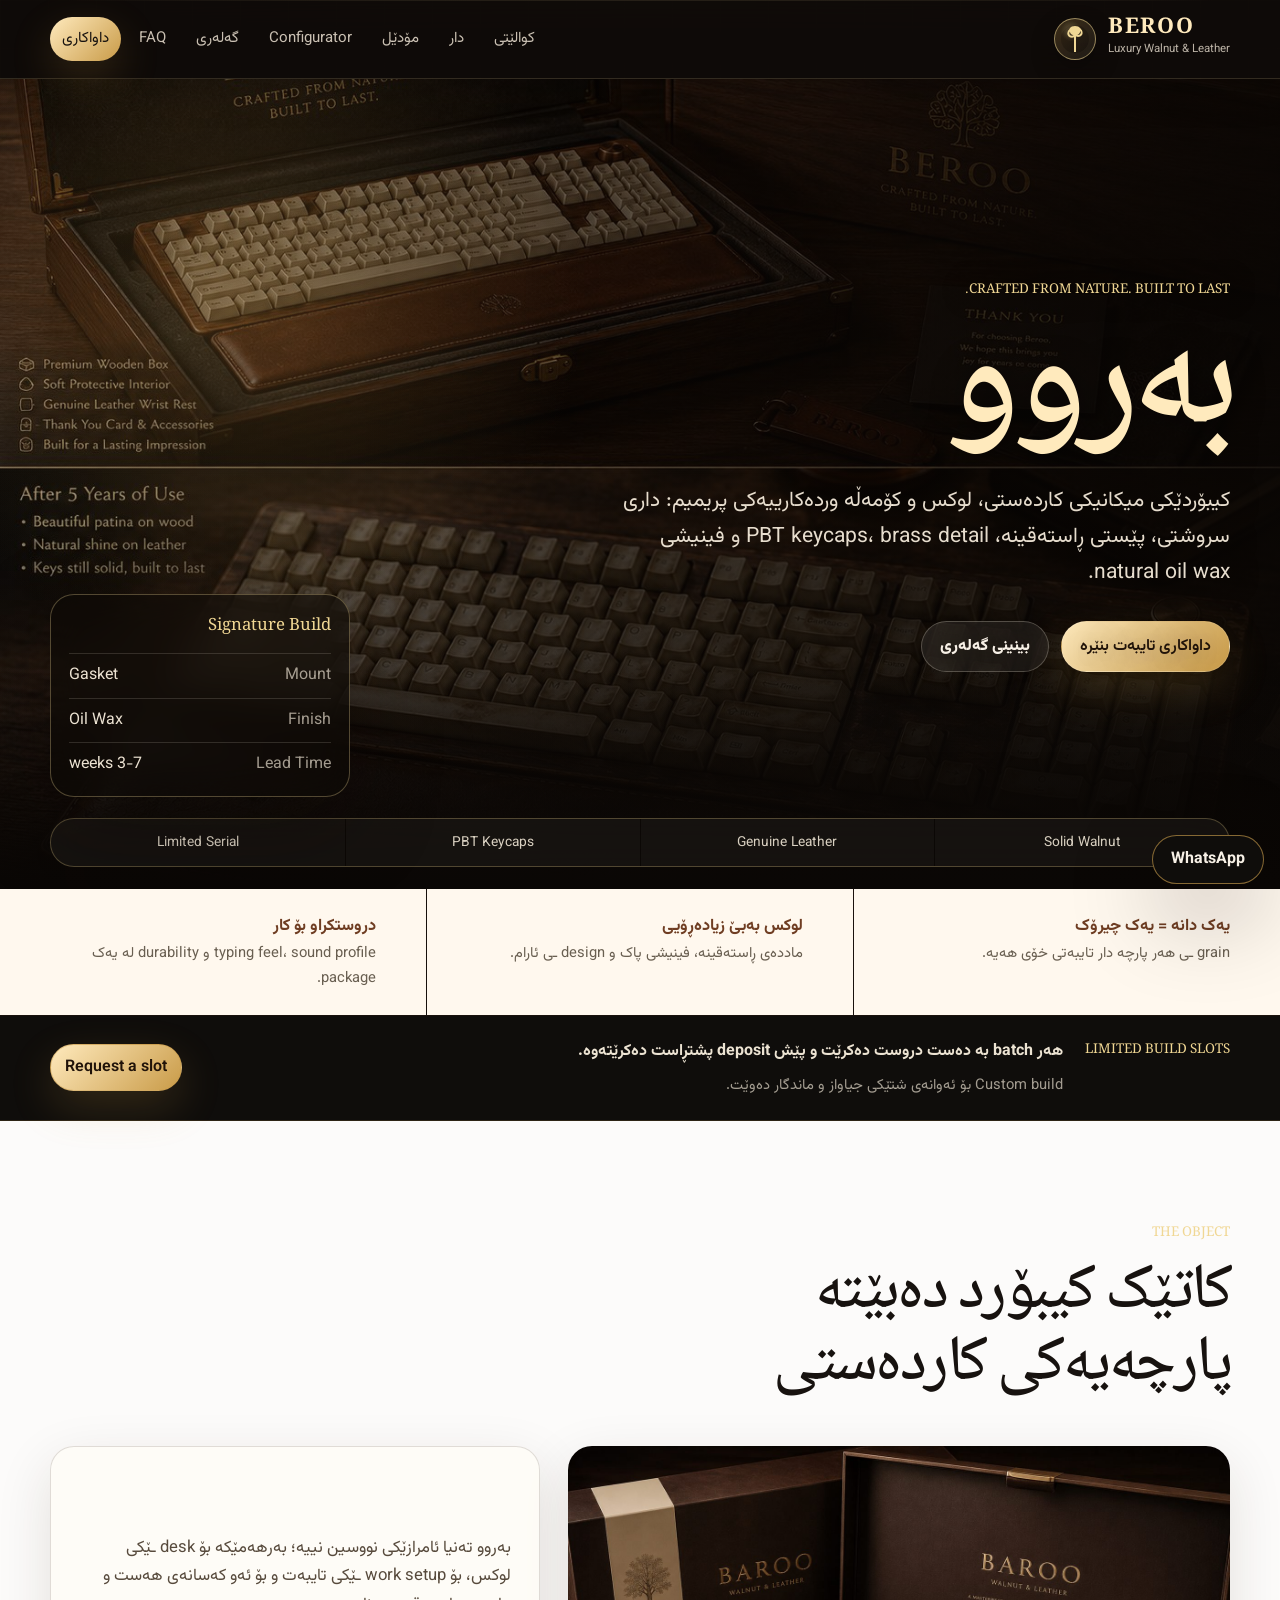
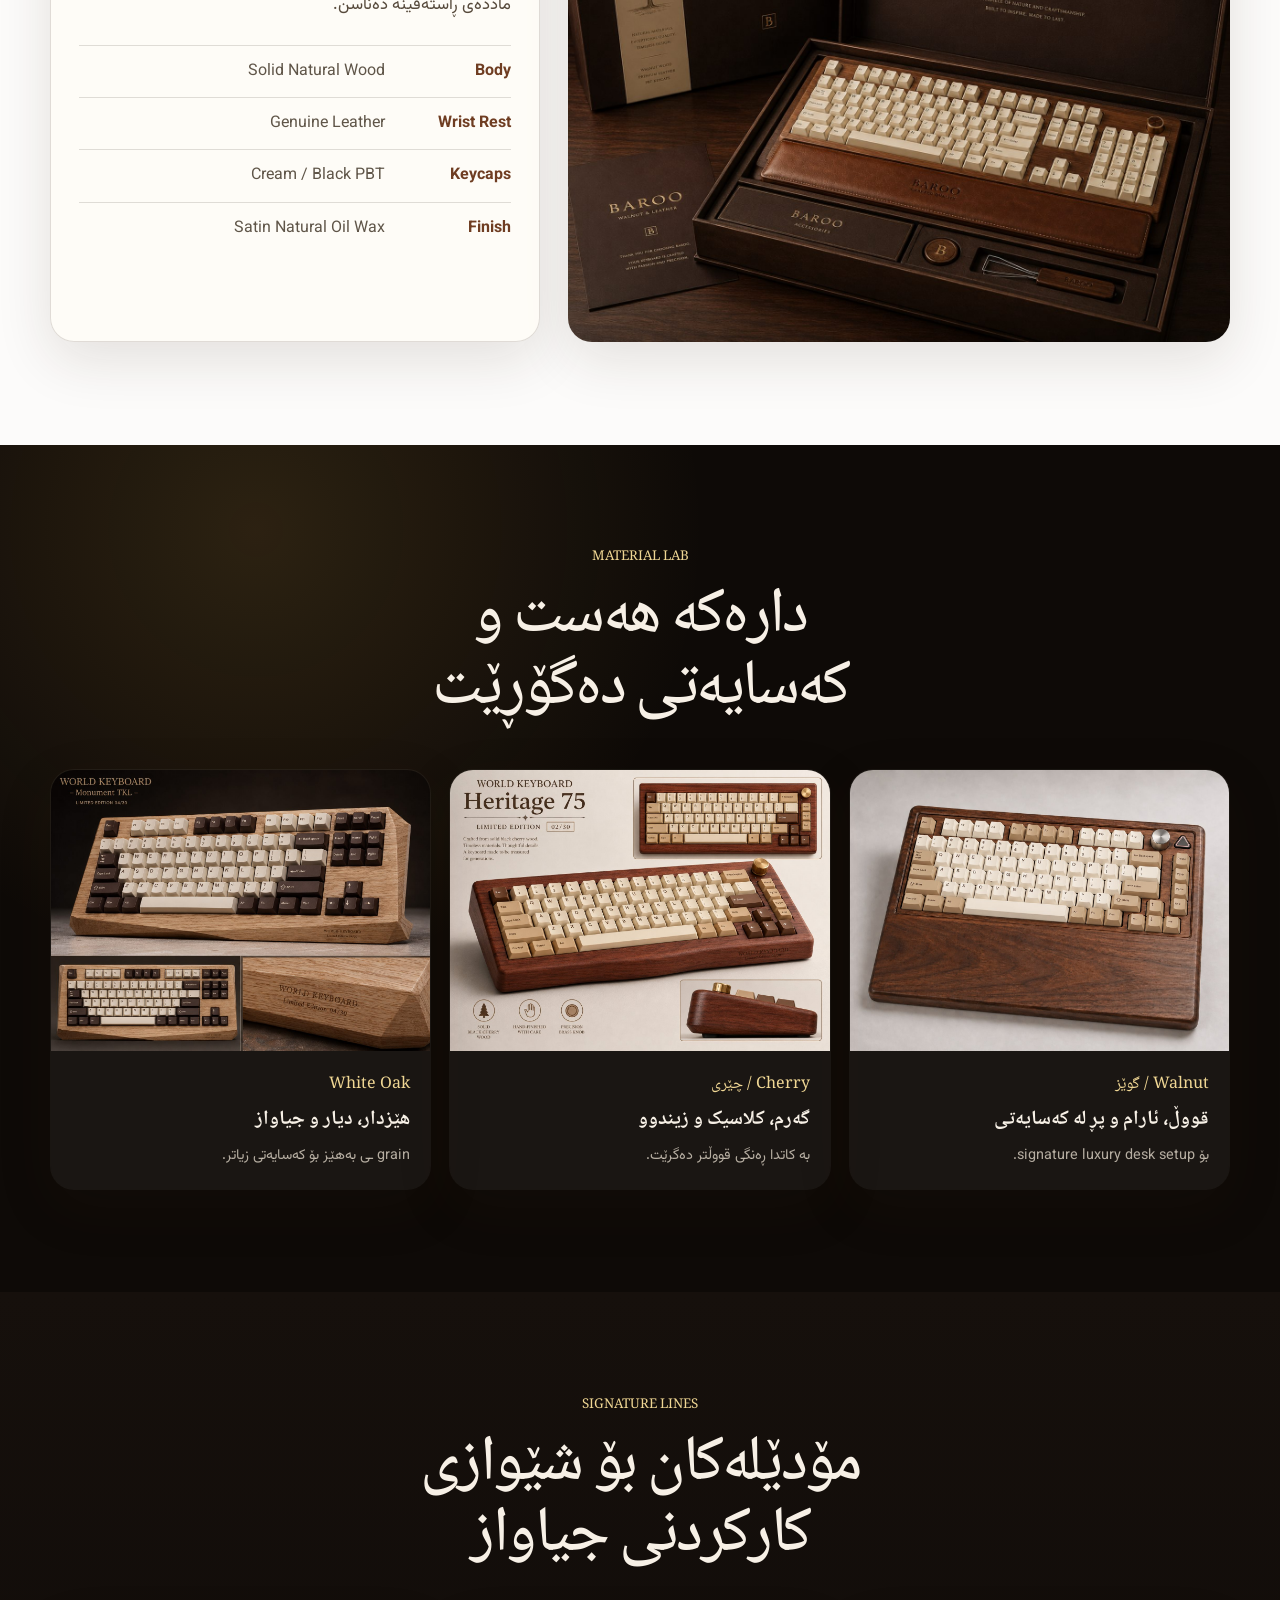
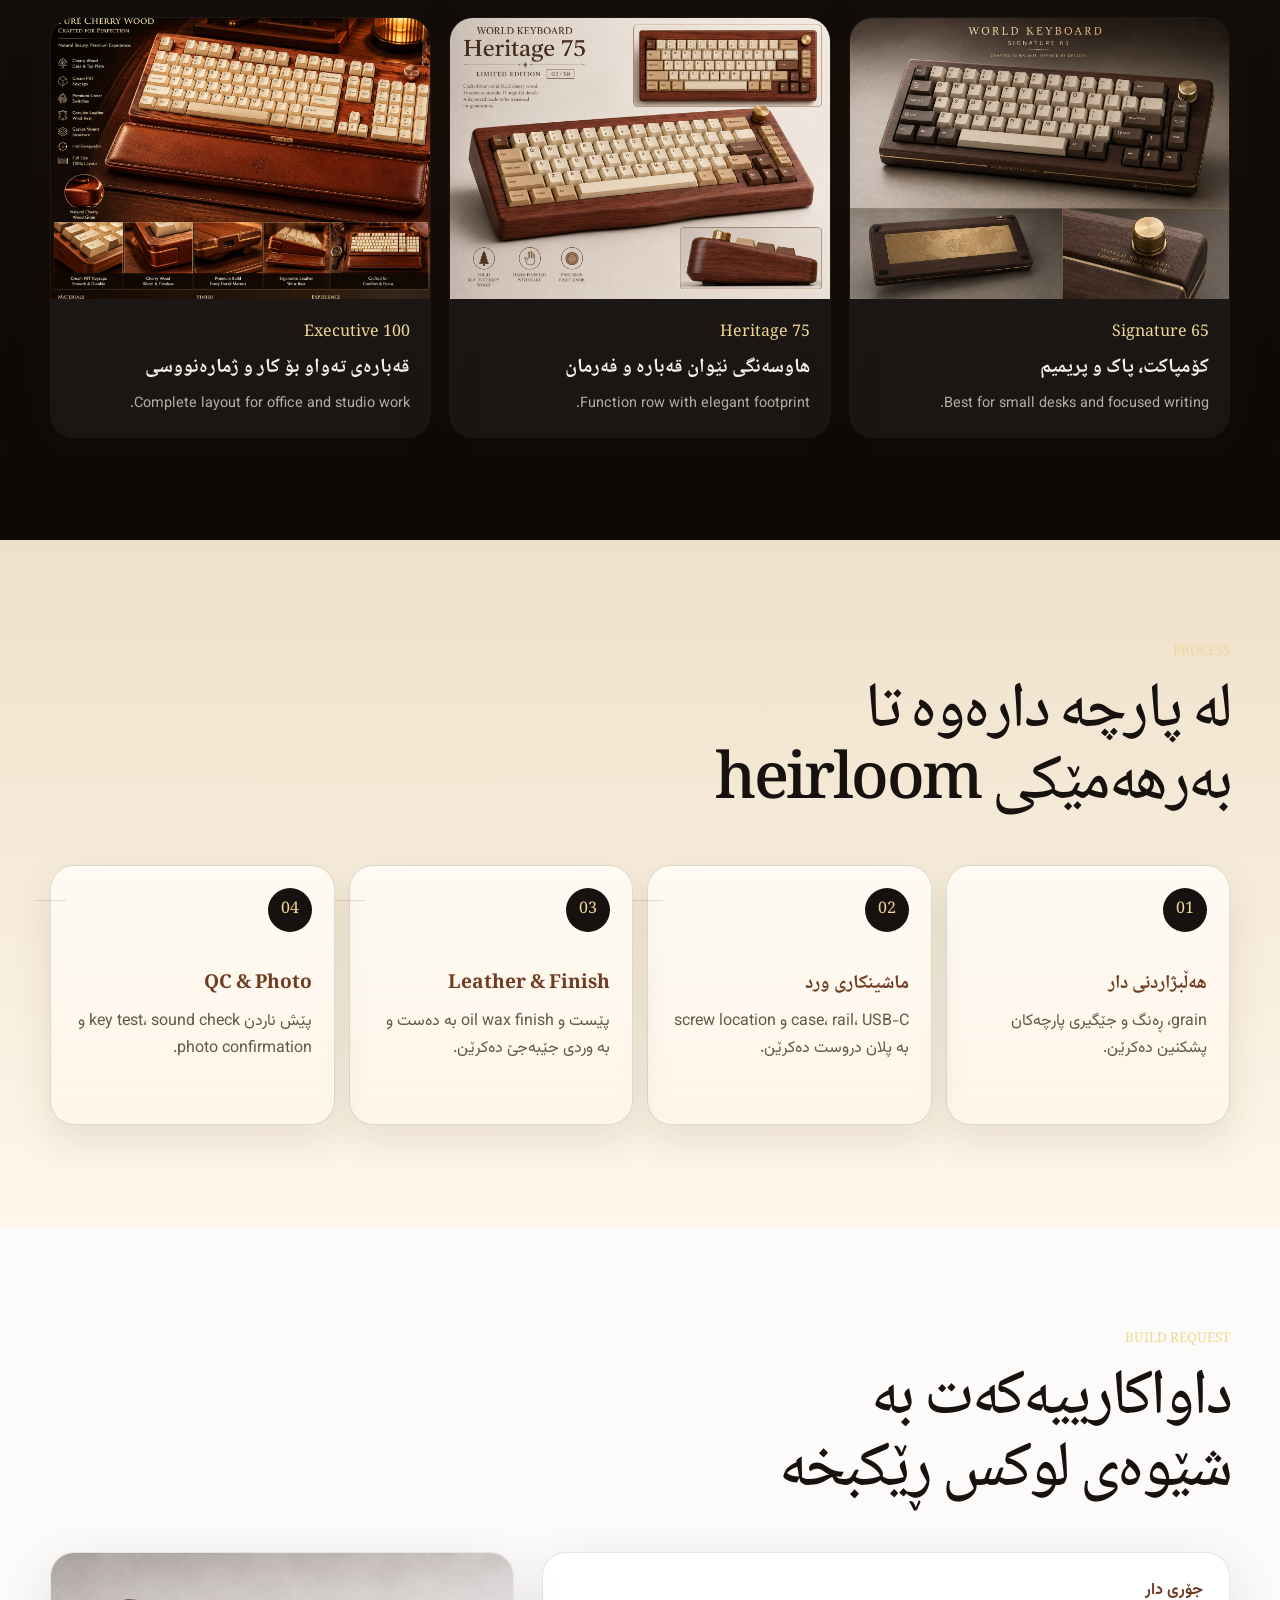
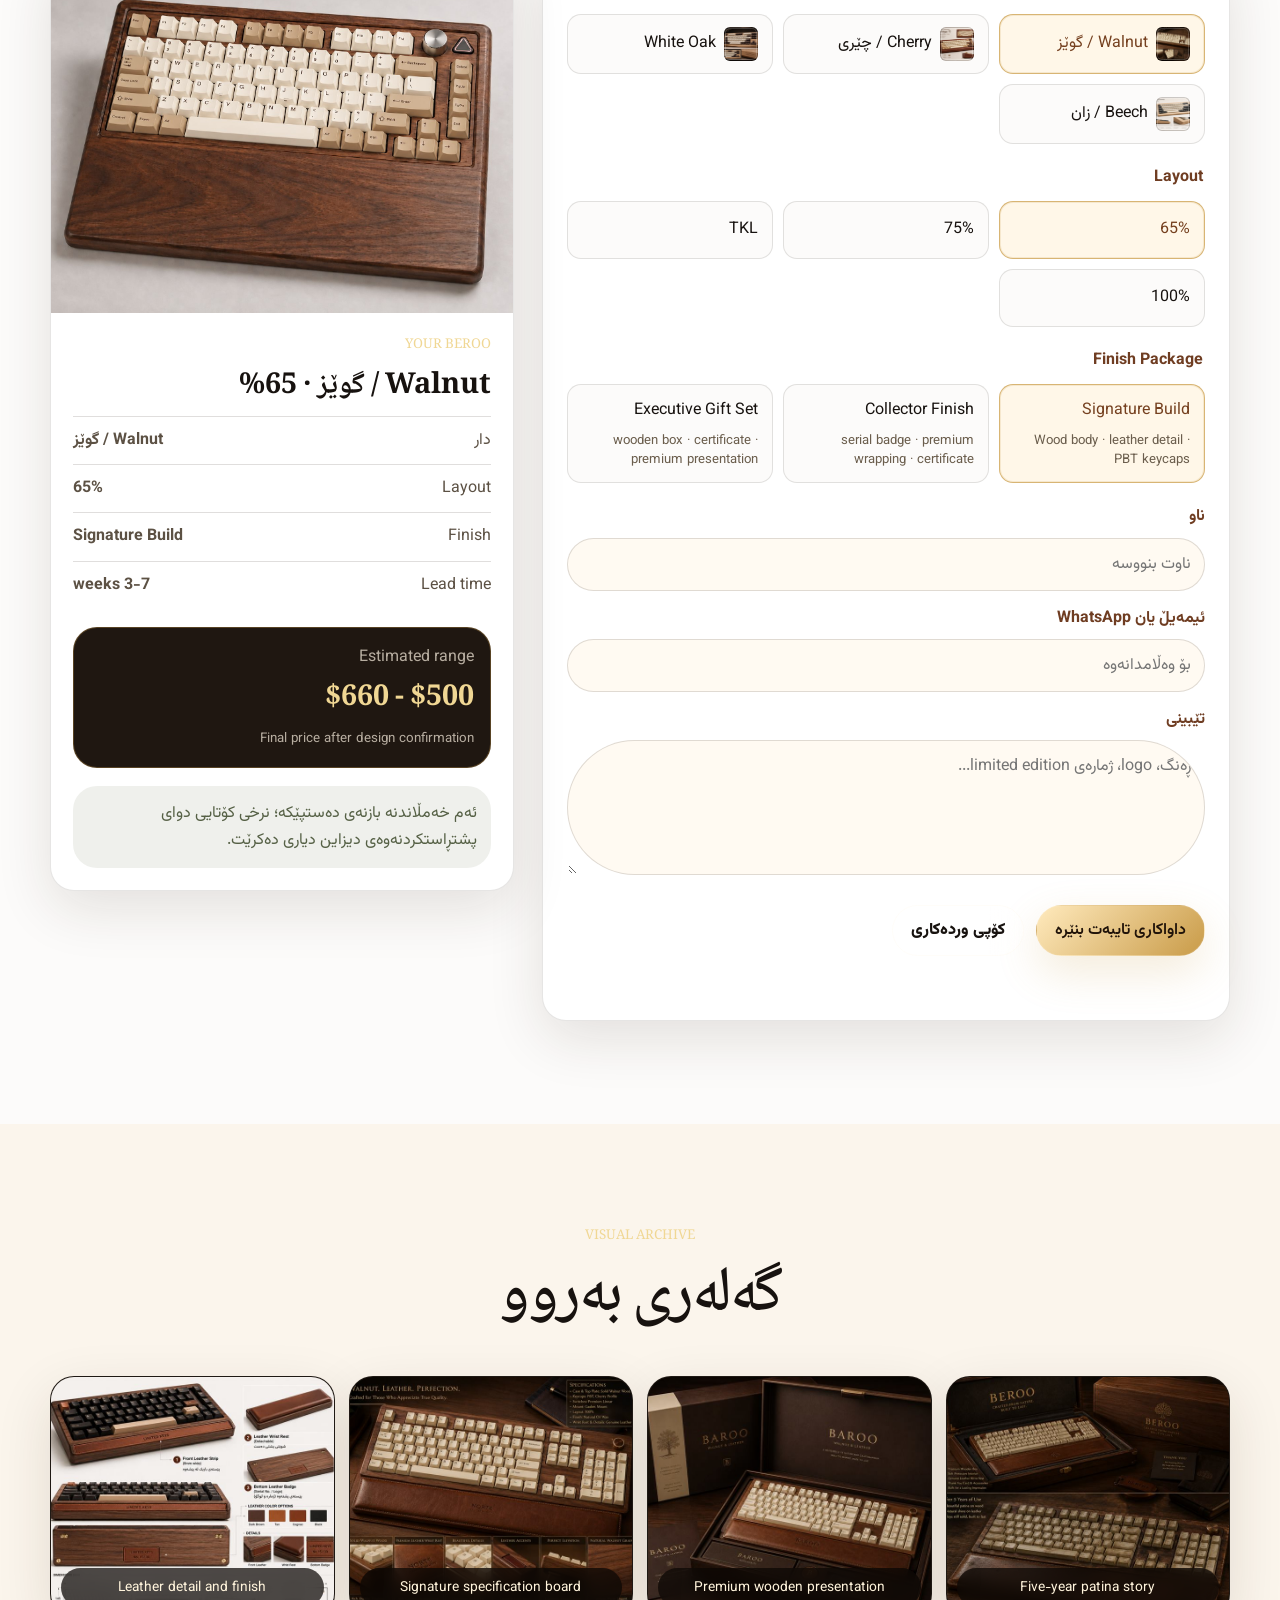
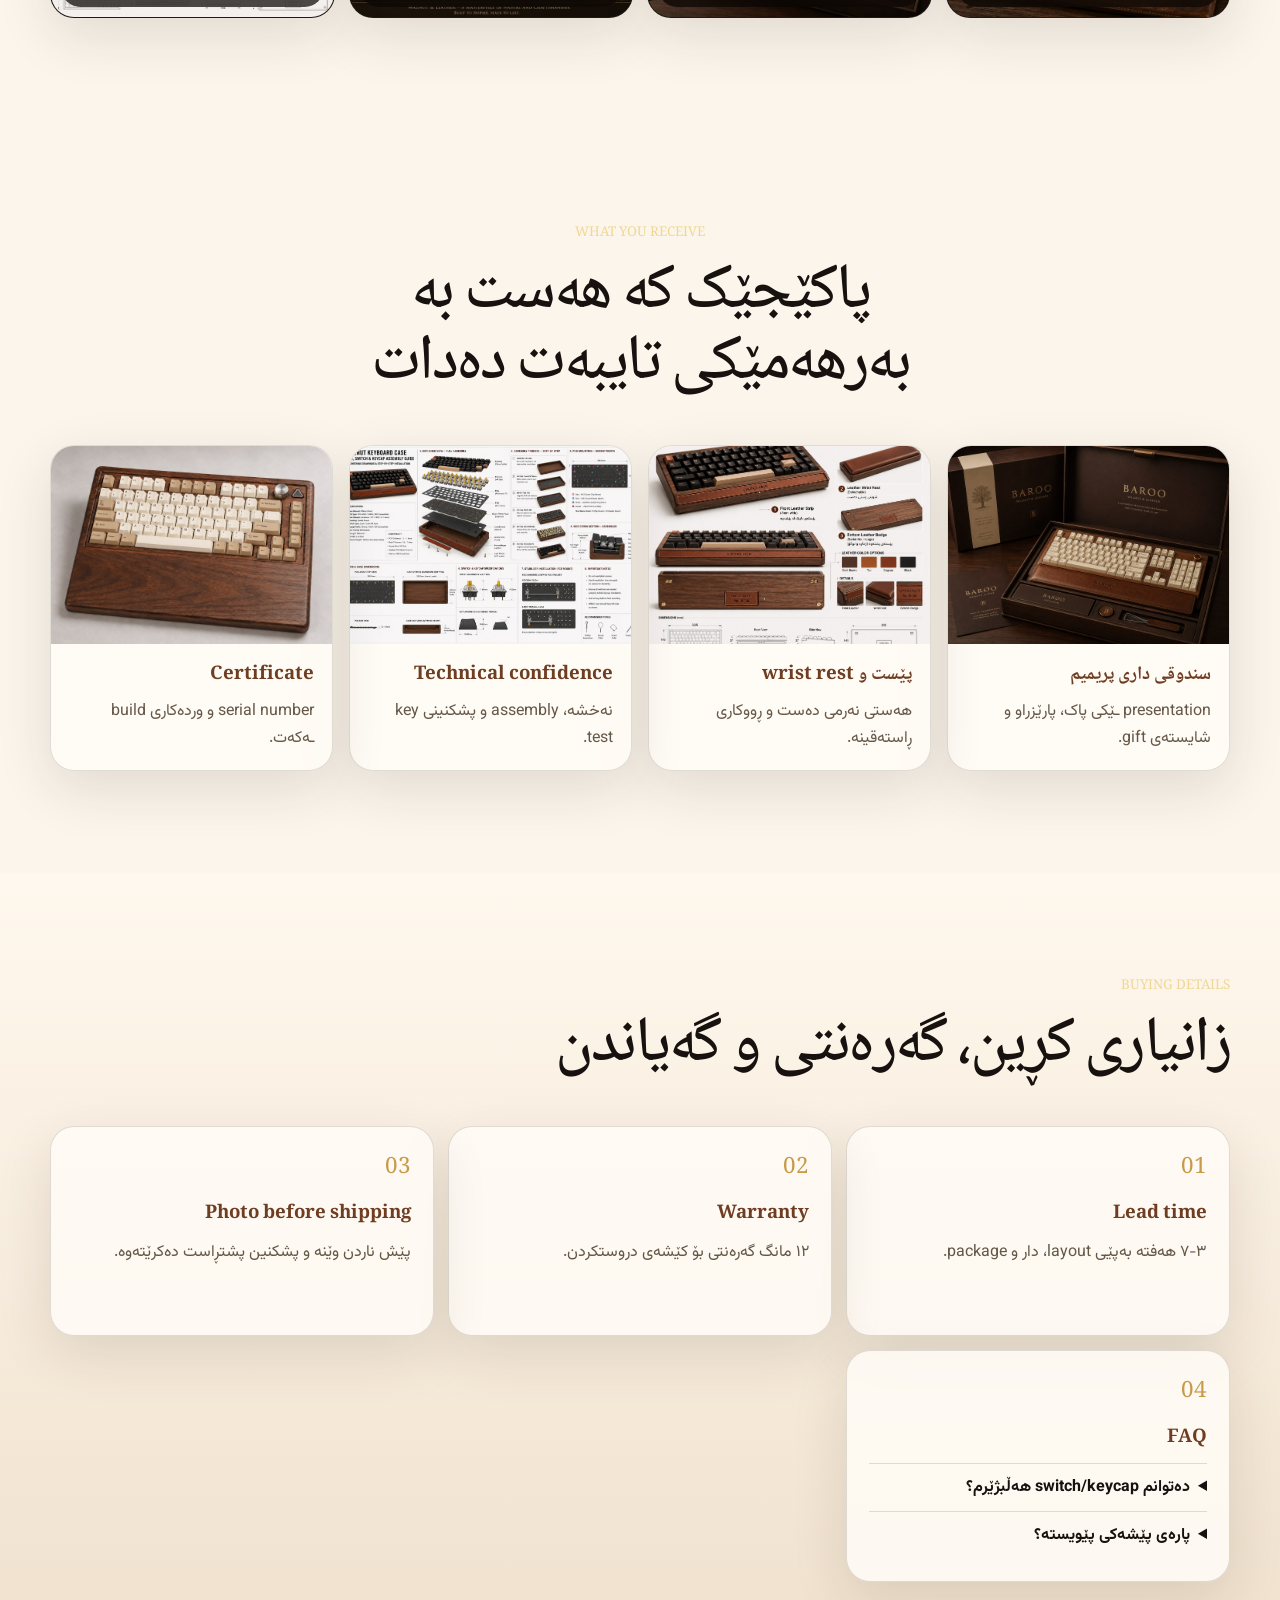
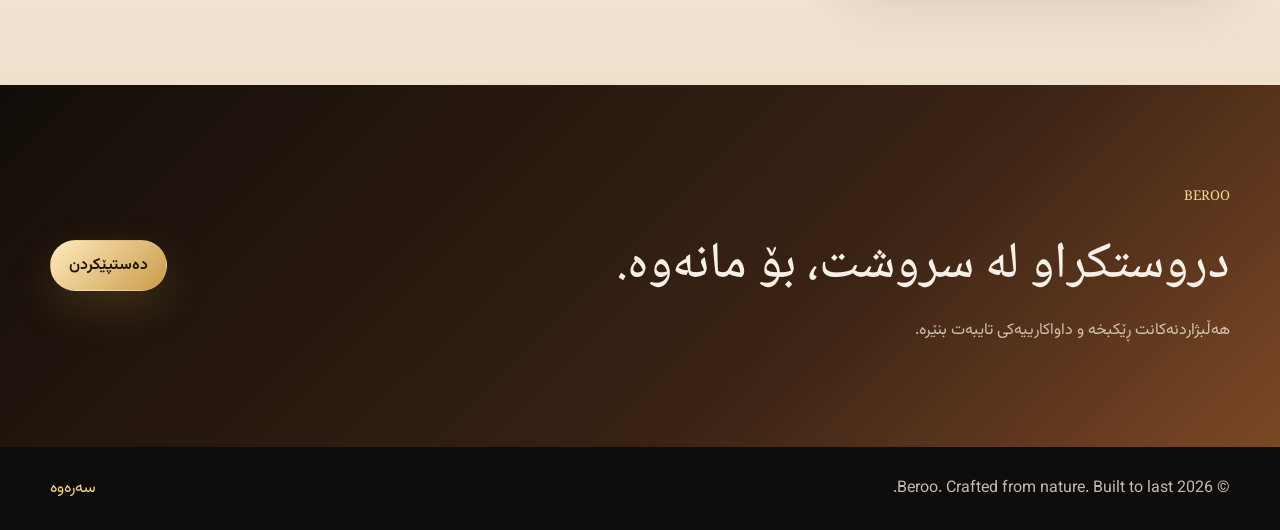
<file: index.html>
<!doctype html>
<html lang="ku" dir="rtl">
  <head>
    <meta charset="utf-8" />
    <meta name="viewport" content="width=device-width, initial-scale=1" />
    <title>بەروو | Beroo Luxury Wooden Mechanical Keyboard</title>
    <meta name="description" content="بەروو کیبۆردێکی میکانیکی کاردەستی و لوکسە، دروستکراو لە داری سروشتی، پێستی ڕاستەقینە، PBT keycaps و فینیشی natural oil wax." />
    <meta name="theme-color" content="#14100d" />
    <meta property="og:type" content="product" />
    <meta property="og:title" content="Beroo Luxury Wooden Mechanical Keyboard" />
    <meta property="og:description" content="کیبۆردی میکانیکی کاردەستی لە داری سروشتی، پێستی ڕاستەقینە و فینیشی لوکس." />
    <meta property="og:url" content="https://beroo.com/" />
    <meta property="og:image" content="https://beroo.com/assets/optimized/og-preview.jpg" />
    <meta name="twitter:card" content="summary_large_image" />
    <link rel="icon" href="assets/favicon.svg" type="image/svg+xml" />
    <link rel="preload" as="image" href="assets/optimized/hero-desktop.jpg" imagesrcset="assets/optimized/hero-mobile.jpg 820w, assets/optimized/hero-desktop.jpg 1402w" />
    <link rel="stylesheet" href="styles.css" />
    <link rel="stylesheet" href="beroo-luxury.css" />
    <script type="application/ld+json">
      {
        "@context": "https://schema.org",
        "@type": "Product",
        "name": "Beroo Luxury Wooden Mechanical Keyboard",
        "brand": { "@type": "Brand", "name": "Beroo" },
        "description": "Handcrafted luxury wooden mechanical keyboard with genuine leather details, PBT keycaps, natural oil wax finish and custom build options.",
        "image": ["https://beroo.com/assets/optimized/hero-desktop.jpg", "https://beroo.com/assets/optimized/img-02-large.jpg"],
        "material": ["Natural wood", "Genuine leather", "PBT keycaps", "Brass accents"],
        "offers": { "@type": "AggregateOffer", "priceCurrency": "USD", "lowPrice": "420", "highPrice": "1480", "availability": "https://schema.org/PreOrder" }
      }
    </script>
  </head>
  <body>
    <div class="scroll-progress" id="scrollProgress" aria-hidden="true"></div>
    <a class="skip-link" href="#main">بچۆ ناوەڕۆک</a>

    <header class="site-header" id="top">
      <nav class="nav-shell" aria-label="سەرەکی">
        <a class="brand-mark" href="#top" aria-label="Beroo home">
          <span class="brand-tree" aria-hidden="true"></span>
          <span><strong>BEROO</strong><small>Luxury Walnut & Leather</small></span>
        </a>
        <button class="nav-menu-button" type="button" aria-expanded="false" aria-controls="siteMenu" aria-label="کردنەوەی menu"><span></span><span></span><span></span></button>
        <div class="site-menu" id="siteMenu">
          <a href="#craft">کوالێتی</a>
          <a href="#materials">دار</a>
          <a href="#models">مۆدێل</a>
          <a href="#order">Configurator</a>
          <a href="#gallery">گەلەری</a>
          <a href="#faq">FAQ</a>
          <a href="#order" class="nav-cta">داواکاری</a>
        </div>
      </nav>
    </header>

    <a class="sticky-whatsapp" id="stickyWhatsapp" href="https://wa.me/9647514705065" target="_blank" rel="noopener noreferrer">WhatsApp</a>

    <main id="main">
      <section class="hero" aria-label="Beroo luxury wooden keyboard">
        <div class="hero-copy reveal visible">
          <p class="eyebrow">Crafted from nature. Built to last.</p>
          <h1>بەروو</h1>
          <p class="hero-lead">کیبۆردێکی میکانیکی کاردەستی، لوکس و کۆمەڵە وردەکارییەکی پریمیم: داری سروشتی، پێستی ڕاستەقینە، PBT keycaps، brass detail و فینیشی natural oil wax.</p>
          <div class="hero-actions">
            <a class="btn primary" href="#order">داواکاری تایبەت بنێرە</a>
            <a class="btn ghost" href="#gallery">بینینی گەلەری</a>
          </div>
        </div>
        <div class="hero-strip" aria-label="هەڵبژاردەکان"><span>Solid Walnut</span><span>Genuine Leather</span><span>PBT Keycaps</span><span>Limited Serial</span></div>
        <div class="hero-spec-card reveal visible" aria-label="Signature specifications">
          <p>Signature Build</p>
          <dl><div><dt>Mount</dt><dd>Gasket</dd></div><div><dt>Finish</dt><dd>Oil Wax</dd></div><div><dt>Lead Time</dt><dd>3-7 weeks</dd></div></dl>
        </div>
      </section>

      <section class="trust-row" aria-label="خاڵە سەرەکییەکان">
        <div><strong>یەک دانە = یەک چیرۆک</strong><span>grain ـی هەر پارچە دار تایبەتی خۆی هەیە.</span></div>
        <div><strong>لوکس بەبێ زیادەڕۆیی</strong><span>ماددەی ڕاستەقینە، فینیشی پاک و design ـی ئارام.</span></div>
        <div><strong>دروستکراو بۆ کار</strong><span>typing feel، sound profile و durability لە یەک package.</span></div>
      </section>

      <section class="batch-strip" aria-label="Limited build slots">
        <p class="eyebrow">Limited Build Slots</p>
        <strong>هەر batch بە دەست دروست دەکرێت و پێش deposit پشتڕاست دەکرێتەوە.</strong>
        <span>Custom build بۆ ئەوانەی شتێکی جیاواز و ماندگار دەوێت.</span>
        <a class="btn primary" href="#order">Request a slot</a>
      </section>

      <section class="section intro-band" id="craft">
        <div class="section-heading"><p class="eyebrow">The Object</p><h2>کاتێک کیبۆرد دەبێتە پارچەیەکی کاردەستی</h2></div>
        <div class="intro-grid">
          <figure class="media-wide reveal"><img src="assets/optimized/img-02-large.jpg" alt="پاکێجی پریمیمی بەروو" loading="lazy" decoding="async" width="1024" height="768" /></figure>
          <div class="story-copy reveal">
            <p>بەروو تەنیا ئامرازێکی نووسین نییە؛ بەرهەمێکە بۆ desk ـێکی لوکس، بۆ work setup ـێکی تایبەت و بۆ ئەو کەسانەی هەست و ماددەی ڕاستەقینە دەناسن.</p>
            <dl class="spec-list compact"><div><dt>Body</dt><dd>Solid Natural Wood</dd></div><div><dt>Wrist Rest</dt><dd>Genuine Leather</dd></div><div><dt>Keycaps</dt><dd>Cream / Black PBT</dd></div><div><dt>Finish</dt><dd>Satin Natural Oil Wax</dd></div></dl>
          </div>
        </div>
      </section>

      <section class="section material-lab" id="materials">
        <div class="section-heading center"><p class="eyebrow">Material Lab</p><h2>دارەکە هەست و کەسایەتی دەگۆڕێت</h2></div>
        <div class="product-grid">
          <article class="product-card reveal"><img src="assets/optimized/img-07-large.jpg" alt="Walnut Beroo" loading="lazy" /><div class="product-copy"><p>Walnut / گوێز</p><h3>قووڵ، ئارام و پڕ لە کەسایەتی</h3><span>بۆ signature luxury desk setup.</span></div></article>
          <article class="product-card reveal"><img src="assets/optimized/img-36-large.jpg" alt="Cherry Beroo" loading="lazy" /><div class="product-copy"><p>Cherry / چێری</p><h3>گەرم، کلاسیک و زیندوو</h3><span>بە کاتدا ڕەنگی قووڵتر دەگرێت.</span></div></article>
          <article class="product-card reveal"><img src="assets/optimized/img-34-large.jpg" alt="Oak Beroo" loading="lazy" /><div class="product-copy"><p>White Oak</p><h3>هێزدار، دیار و جیاواز</h3><span>grain ـی بەهێز بۆ کەسایەتی زیاتر.</span></div></article>
        </div>
      </section>

      <section class="section product-band" id="models">
        <div class="section-heading center"><p class="eyebrow">Signature Lines</p><h2>مۆدێلەکان بۆ شێوازی کارکردنی جیاواز</h2></div>
        <div class="product-grid">
          <article class="product-card reveal"><img src="assets/optimized/img-33-large.jpg" alt="Signature 65" loading="lazy" /><div class="product-copy"><p>Signature 65</p><h3>کۆمپاکت، پاک و پریمیم</h3><span>Best for small desks and focused writing.</span></div></article>
          <article class="product-card reveal"><img src="assets/optimized/img-36-large.jpg" alt="Heritage 75" loading="lazy" /><div class="product-copy"><p>Heritage 75</p><h3>هاوسەنگی نێوان قەبارە و فەرمان</h3><span>Function row with elegant footprint.</span></div></article>
          <article class="product-card reveal"><img src="assets/optimized/img-04-large.jpg" alt="Full size" loading="lazy" /><div class="product-copy"><p>Executive 100</p><h3>قەبارەی تەواو بۆ کار و ژمارەنووسی</h3><span>Complete layout for office and studio work.</span></div></article>
        </div>
      </section>

      <section class="section process-band">
        <div class="section-heading"><p class="eyebrow">Process</p><h2>لە پارچە دارەوە تا بەرهەمێکی heirloom</h2></div>
        <div class="process-grid">
          <article class="process-step reveal"><span>01</span><h3>هەڵبژاردنی دار</h3><p>grain، ڕەنگ و جێگیری پارچەکان پشکنین دەکرێن.</p></article>
          <article class="process-step reveal"><span>02</span><h3>ماشینکاری ورد</h3><p>case، rail، USB-C و screw location بە پلان دروست دەکرێن.</p></article>
          <article class="process-step reveal"><span>03</span><h3>Leather & Finish</h3><p>پێست و oil wax finish بە دەست و بە وردی جێبەجێ دەکرێن.</p></article>
          <article class="process-step reveal"><span>04</span><h3>QC & Photo</h3><p>پێش ناردن key test، sound check و photo confirmation.</p></article>
        </div>
      </section>

      <section class="section configurator-band" id="order">
        <div class="section-heading"><p class="eyebrow">Build Request</p><h2>داواکارییەکەت بە شێوەی لوکس ڕێکبخە</h2></div>
        <div class="config-layout">
          <form class="configurator reveal" id="orderForm">
            <fieldset><legend>جۆری دار</legend><label class="option"><input type="radio" name="wood" value="walnut" checked /><span class="swatch walnut"></span><span>Walnut / گوێز</span></label><label class="option"><input type="radio" name="wood" value="cherry" /><span class="swatch cherry"></span><span>Cherry / چێری</span></label><label class="option"><input type="radio" name="wood" value="oak" /><span class="swatch oak"></span><span>White Oak</span></label><label class="option"><input type="radio" name="wood" value="beech" /><span class="swatch beech"></span><span>Beech / زان</span></label></fieldset>
            <fieldset><legend>Layout</legend><label class="option"><input type="radio" name="layout" value="65%" checked /><span>65%</span></label><label class="option"><input type="radio" name="layout" value="75%" /><span>75%</span></label><label class="option"><input type="radio" name="layout" value="TKL" /><span>TKL</span></label><label class="option"><input type="radio" name="layout" value="100%" /><span>100%</span></label></fieldset>
            <fieldset><legend>Finish Package</legend><label class="check-option"><input type="radio" name="finish" value="signature" checked /><span>Signature Build</span><small>Wood body · leather detail · PBT keycaps</small></label><label class="check-option"><input type="radio" name="finish" value="collector" /><span>Collector Finish</span><small>serial badge · premium wrapping · certificate</small></label><label class="check-option"><input type="radio" name="finish" value="executive" /><span>Executive Gift Set</span><small>wooden box · certificate · premium presentation</small></label></fieldset>
            <div class="buyer-fields"><label>ناو<input name="name" type="text" autocomplete="name" placeholder="ناوت بنووسە" required /></label><label>ئیمەیڵ یان WhatsApp<input name="contact" type="text" autocomplete="off" placeholder="بۆ وەڵامدانەوە" required /></label><label>تێبینی<textarea name="note" rows="4" placeholder="ڕەنگ، logo، ژمارەی limited edition..."></textarea></label></div>
            <div class="form-actions"><button class="btn primary" type="submit">داواکاری تایبەت بنێرە</button><button class="btn quiet" type="button" id="copyOrder">کۆپی وردەکاری</button></div>
            <p class="form-status" id="formStatus" role="status" aria-live="polite"></p>
          </form>
          <aside class="order-summary reveal" aria-label="پوختەی داواکاری"><img id="summaryImage" src="assets/optimized/img-07-large.jpg" alt="پێشبینی کیبۆردی هەڵبژێردراو" loading="lazy" /><div><p class="eyebrow">Your Beroo</p><h3 id="summaryTitle">Walnut · 65%</h3><ul id="summaryList"></ul><div class="estimate-box"><span>Estimated range</span><strong id="priceEstimate">$500 - $660</strong><small>Final price after design confirmation</small></div><p class="summary-note">ئەم خەمڵاندنە بازنەی دەستپێکە؛ نرخی کۆتایی دوای پشتڕاستکردنەوەی دیزاین دیاری دەکرێت.</p></div></aside>
        </div>
      </section>

      <section class="section gallery-band" id="gallery">
        <div class="section-heading center"><p class="eyebrow">Visual Archive</p><h2>گەلەری بەروو</h2></div>
        <div class="gallery-grid">
          <button class="gallery-card reveal" type="button"><img src="assets/optimized/img-01-thumb.jpg" alt="Beroo patina" loading="lazy" /><span>Five-year patina story</span></button>
          <button class="gallery-card reveal" type="button"><img src="assets/optimized/img-02-thumb.jpg" alt="Premium box" loading="lazy" /><span>Premium wooden presentation</span></button>
          <button class="gallery-card reveal" type="button"><img src="assets/optimized/img-03-thumb.jpg" alt="Specification board" loading="lazy" /><span>Signature specification board</span></button>
          <button class="gallery-card reveal" type="button"><img src="assets/optimized/img-18-thumb.jpg" alt="Leather details" loading="lazy" /><span>Leather detail and finish</span></button>
        </div>
      </section>

      <section class="section proof-band">
        <div class="section-heading center"><p class="eyebrow">What You Receive</p><h2>پاکێجێک کە هەست بە بەرهەمێکی تایبەت دەدات</h2></div>
        <div class="proof-grid">
          <article class="proof-card reveal"><img src="assets/optimized/img-02-large.jpg" alt="wooden box" loading="lazy" /><h3>سندوقی داری پریمیم</h3><p>presentation ـێکی پاک، پارێزراو و شایستەی gift.</p></article>
          <article class="proof-card reveal"><img src="assets/optimized/img-18-large.jpg" alt="leather" loading="lazy" /><h3>پێست و wrist rest</h3><p>هەستی نەرمی دەست و ڕووکاری ڕاستەقینە.</p></article>
          <article class="proof-card reveal"><img src="assets/optimized/img-12-large.jpg" alt="technical board" loading="lazy" /><h3>Technical confidence</h3><p>نەخشە، assembly و پشکنینی key test.</p></article>
          <article class="proof-card reveal"><img src="assets/optimized/img-07-large.jpg" alt="certificate" loading="lazy" /><h3>Certificate</h3><p>serial number و وردەکاری build ـەکەت.</p></article>
        </div>
      </section>

      <section class="section commerce-band" id="faq">
        <div class="section-heading"><p class="eyebrow">Buying Details</p><h2>زانیاری کڕین، گەرەنتی و گەیاندن</h2></div>
        <div class="commerce-grid">
          <article class="commerce-card reveal"><span>01</span><h3>Lead time</h3><p>٣-٧ هەفتە بەپێی layout، دار و package.</p></article>
          <article class="commerce-card reveal"><span>02</span><h3>Warranty</h3><p>١٢ مانگ گەرەنتی بۆ کێشەی دروستکردن.</p></article>
          <article class="commerce-card reveal"><span>03</span><h3>Photo before shipping</h3><p>پێش ناردن وێنە و پشکنین پشتڕاست دەکرێتەوە.</p></article>
          <article class="commerce-card reveal"><span>04</span><h3>FAQ</h3><details><summary>دەتوانم switch/keycap هەڵبژێرم؟</summary><p>بەڵێ، بە پێی availability ڕێکدەخرێت.</p></details><details><summary>پارەی پێشەکی پێویستە؟</summary><p>بۆ custom build، deposit شوێنی production ـەکەت دەگرێت.</p></details></article>
        </div>
      </section>

      <section class="section final-cta"><div><p class="eyebrow">Beroo</p><h2>دروستکراو لە سروشت، بۆ مانەوە.</h2><p>هەڵبژاردنەکانت ڕێکبخە و داواکارییەکی تایبەت بنێرە.</p></div><a class="btn primary" href="#order">دەستپێکردن</a></section>
    </main>

    <footer class="site-footer"><p>© <span id="year"></span> Beroo. Crafted from nature. Built to last.</p><a href="#top">سەرەوە</a></footer>
    <script src="beroo-luxury.js"></script>
  </body>
</html>
</file>
<file: styles.css>
@import url("https://fonts.googleapis.com/css2?family=Noto+Naskh+Arabic:wght@400;500;600;700&family=Vazirmatn:wght@300;400;500;600;700;800&display=swap");

:root {
  --font-display: "Noto Naskh Arabic", serif;
  --font-body: "Vazirmatn", "Noto Sans Arabic", Tahoma, Arial, sans-serif;
  --ink: #17120f;
  --charcoal: #24201d;
  --coal: #0f0d0b;
  --paper: #f7f0e6;
  --warm: #e5d5bf;
  --muted: #9f927d;
  --brass: #c79a4a;
  --brass-2: #f0d794;
  --wood: #6f3d22;
  --clay: #9f5a36;
  --sage: #7b8567;
  --line: rgba(35, 25, 17, 0.14);
  --white-line: rgba(255, 245, 228, 0.22);
  --shadow: 0 22px 70px rgba(14, 9, 5, 0.28);
  --radius: 8px;
  --max: 1180px;
}

.scroll-progress {
  position: fixed;
  top: 0;
  left: 0;
  z-index: 220;
  width: 0;
  height: 3px;
  background: var(--brass);
  box-shadow: none;
}

* {
  box-sizing: border-box;
}

html {
  scroll-behavior: smooth;
  overflow-x: hidden;
}

body {
  margin: 0;
  background: #fcfbfa;
  color: var(--ink);
  font-family: var(--font-body);
  line-height: 1.7;
  overflow-x: hidden;
}

img {
  display: block;
  max-width: 100%;
}

a {
  color: inherit;
  text-decoration: none;
}

button,
input,
textarea,
select {
  font-family: var(--font-body);
  font-size: inherit;
  line-height: inherit;
}

h1,
h2,
h3,
.brand-mark strong,
.eyebrow {
  font-family: var(--font-display);
}

.skip-link {
  position: fixed;
  top: 12px;
  right: 12px;
  z-index: 200;
  transform: translateY(-150%);
  background: var(--paper);
  color: var(--ink);
  padding: 8px 12px;
  border-radius: var(--radius);
}

.skip-link:focus {
  transform: translateY(0);
}

.sr-only {
  position: absolute;
  width: 1px;
  height: 1px;
  padding: 0;
  margin: -1px;
  overflow: hidden;
  clip: rect(0, 0, 0, 0);
  white-space: nowrap;
  border-width: 0;
}

.site-header {
  position: sticky;
  top: 0;
  z-index: 100;
  background: rgba(19, 15, 12, 0.82);
  border-bottom: 1px solid rgba(233, 207, 154, 0.2);
  backdrop-filter: blur(18px);
}

.nav-shell {
  width: min(var(--max), calc(100% - 32px));
  min-height: 76px;
  margin: 0 auto;
  position: relative;
  display: flex;
  align-items: center;
  justify-content: space-between;
  gap: 24px;
  color: var(--paper);
}

.brand-mark {
  display: inline-flex;
  align-items: center;
  gap: 12px;
  direction: ltr;
}

.brand-mark strong {
  display: block;
  color: var(--brass-2);
  font-family: var(--font-display);
  font-size: 1.28rem;
  line-height: 1;
  letter-spacing: 0;
}

.brand-mark small {
  display: block;
  color: rgba(255, 245, 228, 0.72);
  font-size: 0.72rem;
}

.brand-tree {
  width: 34px;
  height: 34px;
  border: 1px solid rgba(240, 215, 148, 0.58);
  border-radius: 50%;
  position: relative;
}

.brand-tree::before,
.brand-tree::after {
  content: "";
  position: absolute;
  background: var(--brass-2);
  left: 50%;
  transform: translateX(-50%);
}

.brand-tree::before {
  width: 2px;
  height: 17px;
  bottom: 7px;
}

.brand-tree::after {
  width: 16px;
  height: 16px;
  top: 7px;
  border-radius: 50% 50% 45% 45%;
  background:
    radial-gradient(circle at 30% 45%, transparent 0 2px, var(--brass-2) 3px 4px, transparent 5px),
    radial-gradient(circle at 70% 40%, transparent 0 2px, var(--brass-2) 3px 4px, transparent 5px),
    radial-gradient(circle at 50% 25%, var(--brass-2) 0 5px, transparent 6px);
}

.site-menu {
  display: flex;
  align-items: center;
  gap: 6px;
}

.site-menu a {
  padding: 9px 12px;
  border-radius: var(--radius);
  color: rgba(255, 245, 228, 0.78);
  font-size: 0.94rem;
  transition: background 160ms ease, color 160ms ease;
}

.site-menu a:hover,
.site-menu a:focus-visible {
  background: rgba(255, 255, 255, 0.08);
  color: var(--paper);
}

.site-menu .nav-cta {
  color: var(--ink);
  background: var(--brass-2);
}

.nav-menu-button {
  display: flex;
  flex-direction: column;
  justify-content: center;
  align-items: center;
  position: fixed;
  top: 14px;
  right: 16px;
  right: max(16px, env(safe-area-inset-right));
  left: auto;
  z-index: 140;
  width: 42px;
  height: 42px;
  margin: 0;
  padding: 10px;
  border: 1px solid rgba(240, 215, 148, 0.72);
  border-radius: var(--radius);
  background: rgba(15, 13, 11, 0.94);
  box-shadow: 0 10px 24px rgba(0, 0, 0, 0.26);
  cursor: pointer;
}

:where(a, button, input, textarea, select, summary, [tabindex]):focus-visible {
  outline: 3px solid var(--brass-2);
  outline-offset: 3px;
  box-shadow: 0 0 0 6px rgba(199, 154, 74, 0.18);
}

.nav-menu-button span {
  display: block;
  width: 20px;
  height: 2px;
  margin: 3px 0;
  background: var(--paper);
}

.sticky-whatsapp {
  display: flex;
  position: fixed;
  right: 16px;
  bottom: 16px;
  z-index: 130;
  align-items: center;
  justify-content: center;
  min-height: 46px;
  padding: 10px 18px;
  border: 1px solid rgba(199, 154, 74, 0.65);
  border-radius: 999px;
  background: var(--coal);
  color: var(--paper);
  box-shadow: 0 12px 34px rgba(0, 0, 0, 0.22);
  font-weight: 700;
}

.sticky-whatsapp:hover {
  background: var(--charcoal);
  border-color: var(--brass);
}

.hero {
  min-height: 86svh;
  position: relative;
  isolation: isolate;
  display: grid;
  align-items: center;
  padding: 80px max(28px, calc((100% - var(--max)) / 2)) 96px;
  color: var(--paper);
  background: url("assets/optimized/hero-desktop.jpg") center / cover no-repeat;
  overflow: clip;
}

.hero::before {
  content: "";
  position: absolute;
  inset: 0;
  z-index: -1;
  background:
    linear-gradient(90deg, rgba(13, 10, 7, 0.2), rgba(13, 10, 7, 0.62) 58%, rgba(13, 10, 7, 0.78)),
    linear-gradient(0deg, rgba(12, 8, 5, 0.72), rgba(12, 8, 5, 0.06) 52%);
}

.hero-copy {
  width: min(560px, 100%);
  margin-inline-start: auto;
  text-shadow: 0 2px 30px rgba(0, 0, 0, 0.5);
}

.eyebrow {
  margin: 0 0 12px;
  color: var(--brass-2);
  font-family: var(--font-display);
  font-size: 0.84rem;
  letter-spacing: 0;
  text-transform: uppercase;
}

.hero h1 {
  margin: 0;
  color: #ffe8b0;
  font-family: var(--font-display);
  font-size: clamp(4rem, 14vw, 8.2rem);
  font-weight: 500;
  line-height: 0.9;
  letter-spacing: 0;
}

.hero-lead {
  max-width: 52ch;
  margin: 24px 0 0;
  color: rgba(255, 245, 228, 0.9);
  font-size: 1.15rem;
}

.hero-actions,
.form-actions {
  display: flex;
  flex-wrap: wrap;
  gap: 12px;
  margin-top: 30px;
}

.btn {
  display: inline-flex;
  align-items: center;
  justify-content: center;
  min-height: 46px;
  padding: 11px 18px;
  border: 1px solid transparent;
  border-radius: var(--radius);
  cursor: pointer;
  transition:
    background 420ms cubic-bezier(0.16, 1, 0.3, 1),
    color 420ms cubic-bezier(0.16, 1, 0.3, 1),
    border-color 420ms cubic-bezier(0.16, 1, 0.3, 1),
    box-shadow 420ms cubic-bezier(0.16, 1, 0.3, 1);
}

.btn:hover {
  transform: none;
}

.btn.primary {
  background: var(--charcoal);
  color: var(--paper);
  border-color: rgba(255, 255, 255, 0.12);
  box-shadow: none;
  font-weight: 600;
}

.btn.primary:hover {
  background: var(--brass);
  color: var(--coal);
  box-shadow: 0 10px 28px rgba(199, 154, 74, 0.16);
}

.btn.ghost {
  color: var(--paper);
  background: rgba(255, 255, 255, 0.08);
  border-color: var(--white-line);
}

.btn.quiet {
  background: transparent;
  color: var(--ink);
  border-color: var(--line);
}

.hero-strip {
  position: absolute;
  left: max(20px, calc((100% - var(--max)) / 2));
  right: max(20px, calc((100% - var(--max)) / 2));
  bottom: 22px;
  display: grid;
  grid-template-columns: repeat(4, 1fr);
  gap: 1px;
  overflow: hidden;
  border: 1px solid rgba(240, 215, 148, 0.32);
  border-radius: var(--radius);
  background: rgba(17, 12, 8, 0.64);
  backdrop-filter: blur(12px);
}

.hero-strip span {
  padding: 12px;
  color: rgba(255, 245, 228, 0.84);
  text-align: center;
  font-size: 0.86rem;
  background: rgba(255, 255, 255, 0.04);
}

.hero-spec-card {
  position: absolute;
  left: max(24px, calc((100% - var(--max)) / 2));
  top: 116px;
  width: min(320px, calc(100% - 48px));
  padding: 18px;
  border: 1px solid rgba(240, 215, 148, 0.3);
  border-radius: var(--radius);
  background: rgba(16, 11, 8, 0.62);
  color: var(--paper);
  backdrop-filter: blur(14px);
  box-shadow: 0 22px 70px rgba(0, 0, 0, 0.22);
}

.hero-spec-card p {
  margin: 0 0 12px;
  color: var(--brass-2);
  font-family: var(--font-display);
  font-size: 1.05rem;
}

.hero-spec-card dl {
  display: grid;
  gap: 8px;
  margin: 0;
}

.hero-spec-card div {
  display: flex;
  justify-content: space-between;
  gap: 16px;
  padding-top: 8px;
  border-top: 1px solid rgba(255, 245, 228, 0.14);
}

.hero-spec-card dt {
  color: rgba(255, 245, 228, 0.62);
}

.hero-spec-card dd {
  margin: 0;
  color: rgba(255, 245, 228, 0.92);
}

.trust-row {
  display: grid;
  grid-template-columns: repeat(3, 1fr);
  gap: 1px;
  background: var(--line);
  border-bottom: 1px solid var(--line);
}

.trust-row div {
  padding: 24px max(22px, calc((100vw - var(--max)) / 2));
  background: #fff8ee;
}

.trust-row strong,
.trust-row span {
  display: block;
}

.trust-row strong {
  color: var(--wood);
  font-size: 1.02rem;
}

.trust-row span {
  color: #695f51;
  font-size: 0.92rem;
}

.trust-proof {
  display: grid;
  grid-template-columns: repeat(3, 1fr);
  gap: 0;
  padding: 0;
  border-block: 1px solid rgba(199, 154, 74, 0.18);
  background: #15110e;
}

.trust-proof div {
  min-height: 92px;
  padding: 18px 22px;
  background: transparent;
  border-inline-end: 1px solid rgba(199, 154, 74, 0.14);
  color: var(--paper);
}

.trust-proof div:last-child {
  border-inline-end: 0;
}

.trust-proof strong,
.trust-proof span {
  display: block;
}

.trust-proof strong {
  color: rgba(255, 245, 228, 0.92);
  font-size: 0.98rem;
  line-height: 1.35;
}

.trust-proof span {
  margin-top: 4px;
  color: rgba(240, 215, 148, 0.68);
  font-size: 0.82rem;
}

.batch-strip {
  display: grid;
  grid-template-columns: auto 1fr auto;
  gap: 8px 22px;
  align-items: center;
  padding: 22px max(22px, calc((100% - var(--max)) / 2));
  color: var(--paper);
  background: #0f0d0b;
  border-bottom: 1px solid rgba(199, 154, 74, 0.16);
}

.batch-strip .eyebrow {
  margin: 0;
}

.batch-strip strong,
.batch-strip span {
  display: block;
}

.batch-strip strong {
  color: rgba(255, 245, 228, 0.92);
}

.batch-strip span {
  grid-column: 2;
  color: rgba(255, 245, 228, 0.62);
  font-size: 0.92rem;
}

.batch-strip .btn {
  grid-row: 1 / 3;
  grid-column: 3;
  padding: 9px 14px;
  border: 1px solid rgba(199, 154, 74, 0.52);
  border-radius: var(--radius);
  color: var(--brass-2);
}

.section {
  padding: 88px max(22px, calc((100% - var(--max)) / 2));
}

.section-heading {
  max-width: 700px;
  margin-bottom: 34px;
}

.section-heading.center {
  margin-right: auto;
  margin-left: auto;
  text-align: center;
}

.section-heading h2 {
  margin: 0;
  color: var(--ink);
  font-family: var(--font-display);
  font-size: clamp(2rem, 5vw, 4rem);
  font-weight: 500;
  line-height: 1.12;
  letter-spacing: 0;
}

.intro-band {
  background: #fcfbfa;
}

.material-lab {
  background: #0f0d0b;
  color: var(--paper);
}

.material-lab .section-heading h2 {
  color: var(--paper);
}

.lab-layout {
  display: grid;
  grid-template-columns: minmax(260px, 0.42fr) minmax(0, 1fr);
  gap: 20px;
  align-items: stretch;
}

.wood-tabs {
  display: grid;
  gap: 10px;
}

.wood-tab {
  min-height: 78px;
  display: grid;
  grid-template-columns: 28px 1fr;
  grid-template-areas:
    "swatch title"
    "swatch text";
  align-items: center;
  gap: 4px 12px;
  padding: 14px;
  border: 1px solid rgba(240, 215, 148, 0.16);
  border-radius: var(--radius);
  background: rgba(255, 245, 228, 0.06);
  color: var(--paper);
  text-align: start;
  cursor: pointer;
}

.wood-tab .swatch {
  grid-area: swatch;
}

.wood-tab strong {
  grid-area: title;
}

.wood-tab small {
  grid-area: text;
  color: rgba(255, 245, 228, 0.62);
}

.wood-tab.active {
  border-color: rgba(240, 215, 148, 0.58);
  background: rgba(240, 215, 148, 0.12);
}

.wood-stage {
  display: grid;
  grid-template-columns: minmax(0, 1.08fr) minmax(300px, 0.72fr);
  overflow: hidden;
  border: 1px solid rgba(240, 215, 148, 0.18);
  border-radius: var(--radius);
  background: rgba(255, 245, 228, 0.06);
}

.wood-stage img {
  width: 100%;
  height: 100%;
  min-height: 430px;
  object-fit: cover;
}

.wood-stage-copy {
  display: flex;
  flex-direction: column;
  justify-content: center;
  padding: 30px;
}

.wood-stage h3 {
  margin: 0 0 12px;
  color: var(--paper);
  font-family: var(--font-display);
  font-size: clamp(1.7rem, 3vw, 2.8rem);
  line-height: 1.14;
}

.wood-stage p:not(.eyebrow) {
  margin: 0;
  color: rgba(255, 245, 228, 0.72);
}

.wood-metrics {
  display: grid;
  gap: 12px;
  margin-top: 24px;
}

.wood-meter {
  display: grid;
  grid-template-columns: 92px 1fr 34px;
  gap: 10px;
  align-items: center;
  color: rgba(255, 245, 228, 0.75);
  font-size: 0.9rem;
}

.wood-meter span:nth-child(2) {
  height: 8px;
  border-radius: 999px;
  background: rgba(255, 245, 228, 0.12);
  overflow: hidden;
}

.wood-meter span:nth-child(2)::before {
  content: "";
  display: block;
  width: var(--value);
  height: 100%;
  background: var(--brass);
}

.intro-grid,
.specs-layout,
.care-layout,
.config-layout {
  display: grid;
  grid-template-columns: minmax(0, 1.15fr) minmax(300px, 0.85fr);
  gap: 28px;
  align-items: stretch;
}

.media-wide,
.care-image {
  margin: 0;
  border-radius: var(--radius);
  overflow: hidden;
  box-shadow: var(--shadow);
}

.media-wide img,
.care-image img {
  width: 100%;
  height: 100%;
  min-height: 420px;
  object-fit: cover;
}

.story-copy {
  display: flex;
  flex-direction: column;
  justify-content: center;
  padding: 28px;
  border: 1px solid var(--line);
  border-radius: var(--radius);
  background: rgba(255, 252, 246, 0.72);
}

.story-copy p,
.care-copy p {
  margin: 0;
  color: #574a3c;
  font-size: 1.04rem;
}

.spec-list {
  margin: 26px 0 0;
}

.spec-list div {
  display: grid;
  grid-template-columns: 110px minmax(0, 1fr);
  gap: 16px;
  padding: 12px 0;
  border-top: 1px solid var(--line);
}

.spec-list dt {
  color: var(--wood);
  font-weight: 700;
}

.spec-list dd {
  margin: 0;
  color: #5f5548;
}

.product-band {
  background: #191511;
  color: var(--paper);
}

.product-band .section-heading h2 {
  color: var(--paper);
}

.product-grid {
  display: grid;
  grid-template-columns: repeat(3, 1fr);
  gap: 18px;
}

.compare-panel {
  display: grid;
  grid-template-columns: 280px 1fr;
  gap: 24px;
  align-items: center;
  margin-top: 28px;
  padding: 24px;
  border: 1px solid rgba(240, 215, 148, 0.18);
  border-radius: var(--radius);
  background: rgba(255, 245, 228, 0.06);
}

.compare-panel h3 {
  margin: 0;
  color: var(--paper);
  font-family: var(--font-display);
  font-size: 1.8rem;
  line-height: 1.2;
}

.compare-grid {
  display: grid;
  grid-template-columns: repeat(4, 1fr);
  gap: 10px;
}

.compare-grid article {
  min-height: 112px;
  padding: 16px;
  border: 1px solid rgba(240, 215, 148, 0.16);
  border-radius: var(--radius);
  background: rgba(0, 0, 0, 0.14);
}

.compare-grid strong,
.compare-grid span {
  display: block;
}

.compare-grid strong {
  color: var(--brass-2);
  font-family: var(--font-display);
  font-size: 1.5rem;
}

.compare-grid span {
  margin-top: 6px;
  color: rgba(255, 245, 228, 0.68);
  font-size: 0.9rem;
}

.process-band {
  background:
    linear-gradient(180deg, #efe0cc, #fff8ee);
}

.process-grid {
  display: grid;
  grid-template-columns: repeat(4, 1fr);
  gap: 14px;
  counter-reset: process;
}

.process-step {
  position: relative;
  min-height: 260px;
  padding: 22px;
  border: 1px solid var(--line);
  border-radius: var(--radius);
  background:
    linear-gradient(180deg, rgba(255, 252, 246, 0.9), rgba(255, 247, 235, 0.72));
  box-shadow: 0 16px 38px rgba(61, 36, 16, 0.1);
}

.process-step::after {
  content: "";
  position: absolute;
  top: 34px;
  left: -15px;
  width: 30px;
  height: 1px;
  background: var(--line);
}

.process-step:first-child::after {
  display: none;
}

.process-step span {
  display: inline-flex;
  width: 44px;
  height: 44px;
  align-items: center;
  justify-content: center;
  border-radius: 50%;
  background: var(--ink);
  color: var(--brass-2);
  font-family: var(--font-display);
}

.process-step h3 {
  margin: 36px 0 8px;
  color: var(--wood);
  font-size: 1.2rem;
}

.process-step p {
  margin: 0;
  color: #655849;
}

.sound-band {
  background: #fcfbfa;
}

.sound-grid {
  display: grid;
  grid-template-columns: repeat(3, 1fr);
  gap: 14px;
}

.sound-card {
  min-height: 190px;
  padding: 26px;
  text-align: start;
  border: 1px solid rgba(35, 25, 17, 0.12);
  border-radius: var(--radius);
  background: #fff;
  color: var(--ink);
  cursor: pointer;
  box-shadow: 0 18px 44px rgba(15, 13, 11, 0.06);
  transition:
    border-color 260ms ease,
    background 260ms ease,
    box-shadow 260ms ease;
}

.sound-card:hover,
.sound-card.playing,
.sound-card[aria-pressed="true"] {
  border-color: rgba(199, 154, 74, 0.7);
  background: rgba(199, 154, 74, 0.08);
  box-shadow: inset 0 0 0 1px rgba(199, 154, 74, 0.16);
}

.sound-card span,
.sound-card strong,
.sound-card small {
  display: block;
}

.sound-card span {
  color: var(--brass);
  font-family: var(--font-display);
}

.sound-card strong {
  margin: 22px 0 8px;
  color: var(--wood);
  font-size: 1.35rem;
}

.sound-card small {
  color: #6b5e4d;
}

.product-card,
.gallery-card {
  overflow: hidden;
  border: 1px solid rgba(35, 25, 17, 0.12);
  border-radius: var(--radius);
  background: rgba(255, 255, 255, 0.05);
  box-shadow: none;
}

.product-card img {
  width: 100%;
  aspect-ratio: 1.35;
  object-fit: cover;
  transition:
    transform 760ms cubic-bezier(0.16, 1, 0.3, 1),
    opacity 760ms cubic-bezier(0.16, 1, 0.3, 1);
}

.product-card:hover img,
.gallery-card:hover img,
.proof-card:hover img {
  transform: scale(1.035);
}

.product-copy {
  padding: 20px;
}

.product-copy p {
  margin: 0 0 8px;
  color: var(--brass-2);
  font-family: var(--font-display);
}

.product-copy h3 {
  margin: 0 0 10px;
  color: var(--paper);
  font-size: 1.25rem;
  line-height: 1.4;
}

.product-copy span {
  display: block;
  color: rgba(255, 245, 228, 0.68);
  font-size: 0.9rem;
}

.text-action {
  margin-top: 18px;
  padding: 0;
  color: var(--brass-2);
  background: transparent;
  border: 0;
  cursor: pointer;
  border-bottom: 1px solid rgba(240, 215, 148, 0.42);
}

.configurator-band {
  background: #fcfbfa;
}

.config-layout {
  grid-template-columns: minmax(0, 0.92fr) minmax(320px, 0.62fr);
  align-items: start;
}

.configurator,
.order-summary,
.spec-table,
.feature-stack article,
.care-copy {
  border: 1px solid rgba(35, 25, 17, 0.11);
  border-radius: var(--radius);
  background: #fff;
  box-shadow: 0 18px 44px rgba(15, 13, 11, 0.06);
}

.configurator {
  padding: 24px;
}

.builder-progress {
  display: grid;
  grid-template-columns: repeat(4, 1fr);
  gap: 10px;
  margin-bottom: 22px;
}

.builder-step-tab {
  min-height: 46px;
  padding: 9px 10px;
  border: 1px solid rgba(35, 25, 17, 0.12);
  border-radius: 10px;
  background: #fcfbfa;
  color: #6b5e4d;
  cursor: pointer;
  font-weight: 700;
  transition:
    border-color 260ms ease,
    background 260ms ease,
    box-shadow 260ms ease,
    color 260ms ease;
}

.builder-step-tab.active {
  border-color: rgba(199, 154, 74, 0.7);
  background: rgba(199, 154, 74, 0.1);
  color: var(--coal);
  box-shadow: inset 0 0 0 1px rgba(199, 154, 74, 0.18);
}

.builder-step[hidden] {
  display: none;
}

.builder-controls {
  display: flex;
  gap: 10px;
  justify-content: space-between;
  margin-top: 18px;
}

.builder-controls .btn {
  min-width: 160px;
}

.builder-controls .btn:disabled,
.builder-controls .btn[hidden] {
  display: none;
}

.scent-note {
  margin: 6px 0 0;
  padding: 12px 14px;
  border: 1px solid rgba(199, 154, 74, 0.28);
  border-radius: var(--radius);
  background: rgba(199, 154, 74, 0.1);
  color: #665846;
  font-size: 0.92rem;
}

.check-option small {
  display: block;
  width: 100%;
  color: #6b5e4d;
  font-size: 0.82rem;
  line-height: 1.45;
}

.after-request {
  margin: 4px 0 20px;
  padding: 18px;
  border: 1px solid rgba(199, 154, 74, 0.24);
  border-radius: var(--radius);
  background: rgba(199, 154, 74, 0.07);
}

.after-request h3 {
  margin: 0 0 12px;
  color: var(--wood);
  font-size: 1.22rem;
}

.after-request ol {
  display: grid;
  gap: 6px;
  margin: 0;
  padding-inline-start: 20px;
  color: #5f5143;
}

.hidden-field {
  position: absolute;
  width: 1px;
  height: 1px;
  overflow: hidden;
  clip: rect(0 0 0 0);
  white-space: nowrap;
}

fieldset {
  margin: 0 0 20px;
  padding: 0;
  border: 0;
}

.configurator fieldset {
  display: grid;
  grid-template-columns: repeat(auto-fit, minmax(155px, 1fr));
  gap: 10px;
}

.configurator legend {
  grid-column: 1 / -1;
}

legend {
  margin-bottom: 10px;
  color: var(--wood);
  font-weight: 700;
}

.option,
.check-option {
  position: relative;
  display: inline-flex;
  align-items: center;
  gap: 8px;
  width: 100%;
  min-height: 58px;
  margin: 0;
  padding: 12px 14px;
  border: 1px solid rgba(35, 25, 17, 0.12);
  border-radius: 10px;
  background: #fcfbfa;
  cursor: pointer;
  transition:
    border-color 260ms ease,
    background 260ms ease,
    box-shadow 260ms ease;
}

.check-option {
  flex-wrap: wrap;
}

.option input,
.check-option input {
  position: absolute;
  opacity: 0;
  pointer-events: none;
}

.option:has(input:checked),
.check-option:has(input:checked) {
  border-color: rgba(199, 154, 74, 0.72);
  background: rgba(199, 154, 74, 0.08);
  box-shadow: inset 0 0 0 1px rgba(199, 154, 74, 0.18);
}

.option:has(input:focus-visible),
.check-option:has(input:focus-visible) {
  outline: 3px solid var(--brass-2);
  outline-offset: 3px;
}

.swatch {
  width: 34px;
  height: 34px;
  border-radius: 6px;
  border: 1px solid rgba(0, 0, 0, 0.16);
  box-shadow: inset 0 0 0 1px rgba(255, 255, 255, 0.18);
  background-size: cover;
  background-position: center;
}

.walnut { background-image: url("assets/optimized/img-06-thumb.jpg"); }
.cherry { background-image: url("assets/optimized/img-36-thumb.jpg"); }
.beech { background-image: url("assets/optimized/img-35-thumb.jpg"); }
.oak { background-image: url("assets/optimized/img-34-thumb.jpg"); }
.leather-dark { background: #4d2d22; }
.leather-tan { background: #be6b32; }
.leather-cognac { background: #874124; }
.leather-black { background: #161514; }
.keycap-cream { background: #eee2c9; }
.keycap-black { background: #191817; }
.keycap-coffee { background: linear-gradient(135deg, #eee2c9 0 48%, #4b382b 52% 100%); }

.buyer-fields {
  display: grid;
  gap: 14px;
  margin-top: 8px;
}

.buyer-fields label {
  display: grid;
  gap: 7px;
  color: var(--wood);
  font-weight: 700;
}

.buyer-fields input,
.buyer-fields textarea {
  width: 100%;
  border: 1px solid var(--line);
  border-radius: var(--radius);
  background: #fffaf2;
  color: var(--ink);
  padding: 12px 13px;
  outline: none;
}

.buyer-fields input:focus,
.buyer-fields textarea:focus {
  border-color: rgba(111, 61, 34, 0.52);
  box-shadow: 0 0 0 4px rgba(199, 154, 74, 0.14);
}

.buyer-fields small {
  display: block;
  margin: -4px 0 0;
  color: #8b7f72;
  font-size: 0.875rem;
  font-weight: 400;
}

/* Accessible field error styles (premium, subtle) */
.field-error {
  display: block;
  margin-top: 6px;
  color: #8a2f1d;
  font-weight: 600;
  font-size: 0.9rem;
}

.buyer-fields input[aria-invalid="true"],
.buyer-fields textarea[aria-invalid="true"] {
  border-color: rgba(138, 47, 29, 0.72);
  box-shadow: 0 0 0 4px rgba(138, 47, 29, 0.12);
}

/* Summary badges */
.summary-badges {
  display: flex;
  flex-wrap: wrap;
  gap: 6px;
  margin: 10px 0 14px;
}
.summary-badge {
  padding: 5px 9px;
  border: 1px solid rgba(199, 154, 74, 0.28);
  border-radius: 999px;
  background: rgba(199, 154, 74, 0.08);
  color: #655849;
  font-size: 0.82rem;
}

.form-status {
  min-height: 26px;
  margin: 14px 0 0;
  color: var(--sage);
  font-weight: 700;
}

.handoff-note {
  margin: 12px 0 0;
  color: #746857;
  font-size: 0.88rem;
}

.order-summary {
  position: sticky;
  top: 96px;
  overflow: hidden;
}

.order-summary img {
  width: 100%;
  aspect-ratio: 1.28;
  object-fit: cover;
}

.order-summary > div {
  padding: 22px;
}

.order-summary h3 {
  margin: 0 0 12px;
  font-family: var(--font-display);
  font-size: 1.8rem;
  line-height: 1.18;
}

.order-summary ul {
  margin: 0;
  padding: 0;
  list-style: none;
}

.order-summary li {
  display: flex;
  justify-content: space-between;
  gap: 16px;
  padding: 10px 0;
  border-top: 1px solid var(--line);
  color: #5c5144;
}

.summary-note {
  margin: 18px 0 0;
  padding: 14px;
  border-radius: var(--radius);
  background: rgba(123, 133, 103, 0.12);
  color: #556045;
}

.estimate-box {
  margin-top: 18px;
  padding: 16px;
  border: 1px solid rgba(199, 154, 74, 0.34);
  border-radius: var(--radius);
  background: #1f1711;
  color: var(--paper);
}

.estimate-box span,
.estimate-box small {
  display: block;
  color: rgba(255, 245, 228, 0.68);
}

.estimate-box strong {
  display: block;
  margin: 4px 0;
  color: var(--brass-2);
  font-family: var(--font-display);
  font-size: 1.8rem;
}

.extras-display {
  display: flex;
  flex-wrap: wrap;
  gap: 6px;
  padding: 8px 0;
}

.extra-badge {
  display: inline-block;
  padding: 6px 10px;
  border-radius: 12px;
  background: rgba(199, 154, 74, 0.18);
  color: #655849;
  font-size: 0.85rem;
  white-space: nowrap;
}

.extra-badge.gift-collector {
  background: rgba(199, 154, 74, 0.28);
  color: var(--brass);
  font-weight: 500;
}

.gallery-band {
  background: #fbf5ec;
}

.filter-bar {
  display: flex;
  flex-wrap: wrap;
  justify-content: center;
  gap: 8px;
  margin-bottom: 28px;
}

.filter-button {
  min-height: 40px;
  padding: 8px 14px;
  border: 1px solid var(--line);
  border-radius: var(--radius);
  background: #fffaf2;
  color: var(--ink);
  cursor: pointer;
}

.filter-button.active {
  background: var(--ink);
  color: var(--paper);
}

.gallery-meta {
  width: fit-content;
  margin: -12px auto 24px;
  padding: 7px 12px;
  border: 1px solid var(--line);
  border-radius: var(--radius);
  color: #706351;
  background: #fffaf2;
  font-size: 0.86rem;
}

.gallery-grid {
  display: grid;
  grid-template-columns: repeat(auto-fit, minmax(220px, 1fr));
  gap: 14px;
}

.gallery-card {
  position: relative;
  min-height: 230px;
  padding: 0;
  background: #1f1914;
  cursor: zoom-in;
}

.gallery-card img {
  width: 100%;
  height: 100%;
  aspect-ratio: 1.18;
  object-fit: cover;
  transition: transform 260ms ease, opacity 260ms ease;
}

.gallery-card:hover img {
  transform: scale(1.035);
  opacity: 0.86;
}

.gallery-card span {
  position: absolute;
  right: 10px;
  bottom: 10px;
  left: 10px;
  padding: 8px 10px;
  border-radius: var(--radius);
  color: #fff4dc;
  background: rgba(12, 8, 5, 0.72);
  font-size: 0.86rem;
  backdrop-filter: blur(8px);
}

.gallery-card.is-hidden {
  display: none;
}

.hotspot-band {
  background:
    linear-gradient(180deg, #fff8ee, #f0dfca);
}

.hotspot-layout {
  display: grid;
  grid-template-columns: minmax(0, 1.1fr) minmax(300px, 0.55fr);
  gap: 18px;
  align-items: stretch;
}

.hotspot-stage {
  position: relative;
  min-height: 420px;
  margin: 0;
  overflow: hidden;
  border-radius: var(--radius);
  border: 1px solid var(--line);
  background: #17120f;
  box-shadow: var(--shadow);
}

.hotspot-stage img {
  width: 100%;
  height: 100%;
  min-height: 420px;
  object-fit: cover;
}

.hotspot-dot {
  position: absolute;
  left: var(--x);
  top: var(--y);
  width: 38px;
  height: 38px;
  transform: translate(-50%, -50%);
  border: 1px solid rgba(255, 245, 228, 0.8);
  border-radius: 50%;
  background: rgba(18, 12, 8, 0.78);
  color: var(--brass-2);
  cursor: pointer;
  box-shadow: 0 0 0 8px rgba(240, 215, 148, 0.14);
}

.hotspot-dot.active {
  background: var(--brass-2);
  color: var(--ink);
}

.hotspot-copy,
.certificate-card,
.box-items {
  border: 1px solid var(--line);
  border-radius: var(--radius);
  background: rgba(255, 252, 246, 0.86);
  box-shadow: 0 16px 38px rgba(61, 36, 16, 0.1);
}

.hotspot-copy {
  padding: 26px;
}

.hotspot-copy h3 {
  margin: 0 0 10px;
  color: var(--wood);
  font-family: var(--font-display);
  font-size: 1.8rem;
}

.hotspot-copy p {
  color: #655849;
}

.owner-band {
  background: #201b17;
  color: var(--paper);
}

.owner-band .section-heading h2 {
  color: var(--paper);
}

.owner-grid {
  display: grid;
  grid-template-columns: repeat(3, 1fr);
  gap: 16px;
}

.owner-card {
  overflow: hidden;
  border: 1px solid rgba(240, 215, 148, 0.18);
  border-radius: var(--radius);
  background: rgba(255, 245, 228, 0.08);
}

.owner-card img {
  width: 100%;
  aspect-ratio: 1.32;
  object-fit: cover;
}

.owner-card p,
.owner-card span,
.owner-card small {
  display: block;
  margin: 0;
  padding: 0 18px;
}

.owner-card small {
  width: fit-content;
  margin: 16px 18px 0;
  padding: 5px 9px;
  border: 1px solid rgba(240, 215, 148, 0.32);
  border-radius: var(--radius);
  color: var(--brass-2);
  background: rgba(12, 8, 5, 0.34);
}

.owner-card p {
  padding-top: 12px;
  color: rgba(255, 245, 228, 0.84);
}

.owner-card span {
  padding-top: 12px;
  padding-bottom: 18px;
  color: var(--brass-2);
  font-size: 0.9rem;
}

.specs-band {
  background: #201b17;
  color: var(--paper);
}

.specs-band .section-heading h2 {
  color: var(--paper);
}

.spec-table {
  overflow: hidden;
  background: #fff8ee;
}

.spec-table div {
  display: grid;
  grid-template-columns: 180px 1fr;
  gap: 18px;
  padding: 18px 20px;
  border-bottom: 1px solid var(--line);
}

.spec-table div:last-child {
  border-bottom: 0;
}

.spec-table span {
  color: #786a58;
}

.spec-table strong {
  color: var(--ink);
}

.feature-stack {
  display: grid;
  gap: 14px;
}

.feature-stack article {
  padding: 22px;
  background: rgba(255, 245, 228, 0.08);
  border-color: rgba(240, 215, 148, 0.18);
  box-shadow: none;
}

.feature-stack h3 {
  margin: 0 0 8px;
  color: var(--brass-2);
}

.feature-stack p {
  margin: 0;
  color: rgba(255, 245, 228, 0.72);
}

.care-band {
  background:
    linear-gradient(180deg, #f3e5d3, #fff8ee);
}

.proof-band {
  background: #fbf5ec;
}

.proof-layout {
  display: grid;
  gap: 10px;
}

.proof-grid {
  display: grid;
  grid-template-columns: repeat(4, 1fr);
  gap: 16px;
}

.commerce-band {
  background:
    linear-gradient(180deg, #fff8ee, #efe0cc);
}

.commerce-grid {
  display: grid;
  grid-template-columns: repeat(3, 1fr);
  gap: 14px;
}

.commerce-card {
  min-height: 210px;
  padding: 22px;
  border: 1px solid var(--line);
  border-radius: var(--radius);
  background: rgba(255, 252, 246, 0.86);
  box-shadow: 0 16px 38px rgba(61, 36, 16, 0.09);
}

.commerce-card span {
  color: var(--brass);
  font-family: var(--font-display);
  font-size: 1.4rem;
}

.commerce-card h3 {
  margin: 12px 0 8px;
  color: var(--wood);
}

.commerce-card p {
  margin: 0;
  color: #635746;
}

.commerce-card details {
  padding: 10px 0;
  border-top: 1px solid var(--line);
}

.commerce-card details:first-of-type {
  margin-top: 8px;
}

.commerce-card summary {
  cursor: pointer;
  color: var(--ink);
  font-weight: 700;
}

.layout-table {
  display: grid;
  gap: 1px;
  overflow: auto;
  border: 1px solid var(--line);
  border-radius: var(--radius);
  background: var(--line);
  font-size: 0.84rem;
}

.layout-table [role="row"] {
  display: grid;
  grid-template-columns: 72px 74px 70px 112px 84px 1fr;
  min-width: 680px;
  background: rgba(255, 252, 246, 0.94);
}

.layout-table [role="row"]:first-child {
  background: #2a1f18;
  color: var(--paper);
}

.layout-table span,
.layout-table strong {
  padding: 9px 10px;
}

.order-steps {
  margin-top: 22px;
  padding: 24px;
  border: 1px solid var(--line);
  border-radius: var(--radius);
  background: rgba(255, 252, 246, 0.86);
  box-shadow: 0 16px 38px rgba(61, 36, 16, 0.08);
}

.order-steps .section-heading {
  margin-bottom: 18px;
}

.order-steps .section-heading h3 {
  margin: 0;
  color: var(--wood);
  font-size: clamp(1.5rem, 2vw, 2.2rem);
}

.order-steps ol {
  display: grid;
  grid-template-columns: repeat(6, 1fr);
  gap: 10px;
  margin: 0;
  padding: 0;
  list-style: none;
}

.order-steps li {
  min-height: 160px;
  padding: 16px;
  border: 1px solid var(--line);
  border-radius: var(--radius);
  background: #fffaf2;
}

.order-steps span {
  color: var(--brass);
  font-family: var(--font-display);
}

.order-steps strong,
.order-steps small {
  display: block;
}

.order-steps strong {
  margin: 8px 0;
  color: var(--wood);
}

.order-steps small {
  color: #6b5e4d;
}

.proof-card {
  overflow: hidden;
  border: 1px solid var(--line);
  border-radius: var(--radius);
  background: rgba(255, 252, 246, 0.86);
  box-shadow: 0 16px 38px rgba(61, 36, 16, 0.1);
}

.proof-card img {
  width: 100%;
  aspect-ratio: 1.42;
  object-fit: cover;
}

.proof-card h3,
.proof-card p {
  margin-right: 18px;
  margin-left: 18px;
}

.proof-card h3 {
  margin-top: 16px;
  margin-bottom: 6px;
  color: var(--wood);
}

.proof-card p {
  margin-top: 0;
  margin-bottom: 18px;
  color: #655849;
}

.box-band {
  background:
    linear-gradient(180deg, #fbf5ec, #efe0cc);
}

.box-layout,
.certificate-layout {
  display: grid;
  grid-template-columns: minmax(0, 0.95fr) minmax(320px, 0.75fr);
  gap: 18px;
  align-items: stretch;
}

.box-image {
  margin: 0;
  overflow: hidden;
  border: 1px solid var(--line);
  border-radius: var(--radius);
  box-shadow: var(--shadow);
}

.box-image img {
  width: 100%;
  height: 100%;
  min-height: 430px;
  object-fit: cover;
}

.box-items {
  display: grid;
  grid-template-columns: repeat(2, 1fr);
  gap: 1px;
  overflow: hidden;
  background: var(--line);
}

.box-items div {
  padding: 18px;
  background: rgba(255, 252, 246, 0.92);
}

.box-items span {
  display: block;
  color: var(--brass);
  font-family: var(--font-display);
}

.box-items strong,
.box-items small {
  display: block;
}

.box-items strong {
  margin: 6px 0;
  color: var(--wood);
}

.box-items small {
  color: #6b5e4d;
  line-height: 1.55;
}

.aging-band {
  background: #fff8ee;
}

.patina-slider {
  --after: 50%;
  max-width: 980px;
  margin: 0 auto 28px;
}

.patina-stage {
  position: relative;
  overflow: hidden;
  border: 1px solid var(--line);
  border-radius: var(--radius);
  background: #111;
  box-shadow: 0 18px 44px rgba(15, 13, 11, 0.08);
}

.patina-stage img {
  width: 100%;
  aspect-ratio: 2.1;
  object-fit: cover;
}

.patina-after {
  position: absolute;
  inset: 0;
  clip-path: inset(0 calc(100% - var(--after)) 0 0);
}

.patina-slider label {
  display: grid;
  grid-template-columns: auto 1fr auto;
  gap: 14px;
  align-items: center;
  margin-top: 14px;
  color: #5f5143;
  font-weight: 700;
}

.patina-slider input {
  width: 100%;
  accent-color: var(--brass);
}

.aging-grid {
  display: grid;
  grid-template-columns: repeat(4, 1fr);
  gap: 14px;
}

.aging-card {
  overflow: hidden;
  border: 1px solid var(--line);
  border-radius: var(--radius);
  background: rgba(255, 252, 246, 0.88);
  box-shadow: 0 16px 38px rgba(61, 36, 16, 0.08);
}

.aging-card img {
  width: 100%;
  aspect-ratio: 1.12;
  object-fit: cover;
}

.aging-card span,
.aging-card h3,
.aging-card p {
  margin-right: 16px;
  margin-left: 16px;
}

.aging-card span {
  display: block;
  margin-top: 16px;
  color: var(--brass);
  font-weight: 700;
}

.aging-card h3 {
  margin-top: 6px;
  margin-bottom: 8px;
  color: var(--wood);
  line-height: 1.35;
}

.aging-card p {
  margin-top: 0;
  margin-bottom: 18px;
  color: #655849;
}

.certificate-band {
  background:
    linear-gradient(135deg, #211913, #3d2819 60%, #211913);
  color: var(--paper);
}

.certificate-band .section-heading h2,
.certificate-band .section-heading h3 {
  color: var(--paper);
}

.certificate-band .section-heading p:not(.eyebrow) {
  color: rgba(255, 245, 228, 0.74);
}

.maker-note {
  padding: 26px;
  border: 1px solid rgba(240, 215, 148, 0.2);
  border-radius: var(--radius);
  background: rgba(255, 245, 228, 0.06);
}

.maker-note h3 {
  margin: 0 0 12px;
  color: var(--paper);
  font-size: clamp(1.5rem, 2.4vw, 2.3rem);
  line-height: 1.28;
}

.maker-note p:not(.eyebrow) {
  margin: 0;
  color: rgba(255, 245, 228, 0.72);
}

.certificate-card {
  padding: 30px;
  background:
    linear-gradient(180deg, rgba(255, 248, 238, 0.96), rgba(238, 224, 204, 0.94));
  color: var(--ink);
}

.certificate-card > p {
  margin: 0;
  color: var(--brass);
  font-family: var(--font-display);
  letter-spacing: 0.12em;
}

.certificate-card h3 {
  margin: 8px 0 20px;
  color: var(--wood);
  font-family: var(--font-display);
  font-size: 2rem;
  line-height: 1.1;
}

.certificate-card dl {
  margin: 0;
}

.certificate-card dl > div {
  display: grid;
  grid-template-columns: 120px 1fr;
  gap: 12px;
  padding: 10px 0;
  border-top: 1px solid var(--line);
}

.certificate-card dt {
  color: #766756;
}

.certificate-card dd {
  margin: 0;
  color: var(--ink);
  font-weight: 700;
}

.certificate-signature {
  display: block;
  margin-top: 22px;
  padding-top: 14px;
  border-top: 1px solid rgba(111, 61, 34, 0.24);
}

.certificate-signature span,
.certificate-signature strong {
  display: block;
}

.care-layout {
  grid-template-columns: 0.75fr 0.85fr 1.05fr;
  align-items: center;
}

.care-layout .section-heading {
  margin-bottom: 0;
}

.care-copy {
  padding: 26px;
}

.clean-list {
  margin: 22px 0 0;
  padding: 0;
  list-style: none;
}

.clean-list li {
  padding: 10px 0;
  border-top: 1px solid var(--line);
  color: #5d5144;
}

.final-cta {
  display: flex;
  align-items: center;
  justify-content: space-between;
  gap: 24px;
  background: var(--charcoal);
  color: var(--paper);
}

.final-cta h2 {
  margin: 0;
  font-family: var(--font-display);
  font-size: clamp(2rem, 4vw, 3.6rem);
  font-weight: 500;
}

.final-cta p:not(.eyebrow) {
  margin: 8px 0 0;
  color: rgba(255, 245, 228, 0.72);
}

.legal-band {
  background:
    linear-gradient(180deg, #f3eadf, #e6d5c2);
}

.legal-grid {
  display: grid;
  grid-template-columns: repeat(4, 1fr);
  gap: 14px;
}

.legal-card {
  border: 1px solid var(--line);
  border-radius: var(--radius);
  background: rgba(255, 252, 246, 0.76);
  box-shadow: 0 16px 42px rgba(51, 31, 15, 0.08);
}

.legal-card {
  padding: 22px;
}

.legal-card h3 {
  margin: 0 0 10px;
  color: var(--wood);
  font-size: 1.26rem;
}

.legal-card p {
  margin: 0;
  color: #5f5143;
  font-size: 0.95rem;
}

.site-footer {
  display: flex;
  justify-content: space-between;
  gap: 18px;
  padding: 28px max(22px, calc((100% - var(--max)) / 2));
  color: rgba(255, 245, 228, 0.75);
  background: #0f0d0b;
}

.site-footer p {
  margin: 0;
}

.site-footer a {
  color: var(--brass-2);
}

.lightbox {
  width: min(1120px, calc(100vw - 24px));
  max-height: calc(100vh - 24px);
  padding: 0;
  border: 1px solid var(--white-line);
  border-radius: var(--radius);
  background: #100d0b;
  color: var(--paper);
  box-shadow: 0 30px 110px rgba(0, 0, 0, 0.62);
}

.lightbox::backdrop {
  background: rgba(7, 5, 4, 0.76);
  backdrop-filter: blur(8px);
}

.lightbox figure {
  margin: 0;
  display: grid;
  place-items: center;
}

.lightbox img {
  max-height: calc(100vh - 110px);
  width: 100%;
  object-fit: contain;
}

.lightbox figcaption {
  width: 100%;
  padding: 14px 18px;
  color: rgba(255, 245, 228, 0.82);
  border-top: 1px solid var(--white-line);
}

.icon-btn {
  position: absolute;
  z-index: 5;
  width: 42px;
  height: 42px;
  display: grid;
  place-items: center;
  border: 1px solid var(--white-line);
  border-radius: 50%;
  color: var(--paper);
  background: rgba(0, 0, 0, 0.42);
  cursor: pointer;
  font-size: 1.8rem;
  line-height: 1;
}

.close-lightbox {
  top: 14px;
  right: 14px;
}

.lightbox-prev,
.lightbox-next {
  top: 50%;
  transform: translateY(-50%);
}

.lightbox-prev {
  right: 14px;
}

.lightbox-next {
  left: 14px;
}

.reveal {
  opacity: 0;
  transform: translateY(18px);
  transition: opacity 520ms ease, transform 520ms ease;
}

.reveal.visible {
  opacity: 1;
  transform: translateY(0);
}

@media (max-width: 980px) {
  .intro-grid,
  .specs-layout,
  .care-layout,
  .config-layout {
    grid-template-columns: 1fr;
  }

  .product-grid,
  .trust-row {
    grid-template-columns: 1fr;
  }

  .trust-proof,
  .legal-grid {
    grid-template-columns: repeat(2, 1fr);
  }

  .order-summary {
    position: static;
  }

  .care-layout .section-heading {
    margin-bottom: 12px;
  }

  .lab-layout,
  .wood-stage,
  .compare-panel,
  .hotspot-layout,
  .box-layout,
  .certificate-layout {
    grid-template-columns: 1fr;
  }

  .compare-grid,
  .process-grid,
  .proof-grid,
  .commerce-grid,
  .owner-grid,
  .aging-grid,
  .sound-grid {
    grid-template-columns: repeat(2, 1fr);
  }

  .order-steps ol {
    grid-template-columns: repeat(3, 1fr);
  }

  .hero-spec-card {
    position: relative;
    top: auto;
    left: auto;
    width: min(100%, 520px);
    margin-top: 28px;
  }

  .batch-strip {
    grid-template-columns: 1fr;
  }

  .batch-strip span,
  .batch-strip .btn {
    grid-column: auto;
    grid-row: auto;
  }
}

@media (min-width: 981px) {
  .section {
    padding-top: 116px;
    padding-bottom: 116px;
  }

  .section-heading {
    margin-bottom: 44px;
  }
}

@media (max-width: 760px) {
  .nav-shell {
    width: calc(100% - 24px);
    max-width: none;
    min-height: 68px;
    padding: 0;
    direction: ltr;
    justify-content: space-between;
  }

  .brand-mark {
    min-width: 0;
    max-width: calc(100% - 56px);
    gap: 8px;
  }

  .brand-mark strong {
    font-size: 1rem;
  }

  .brand-mark small {
    display: none;
  }

  .brand-tree {
    width: 32px;
    height: 32px;
    flex: 0 0 auto;
  }

  .site-menu {
    position: absolute;
    top: 68px;
    inset-inline: 0;
    display: none;
    flex-direction: column;
    align-items: stretch;
    padding: 10px;
    border: 1px solid var(--white-line);
    border-radius: var(--radius);
    background: rgba(19, 15, 12, 0.96);
  }

  .site-menu.open {
    display: flex;
  }

  .site-menu a {
    text-align: center;
  }

  .nav-shell .nav-menu-button {
    display: flex !important;
    position: fixed !important;
    top: 12px !important;
    right: max(12px, env(safe-area-inset-right)) !important;
    left: auto !important;
    width: 44px !important;
    height: 44px !important;
    visibility: visible !important;
    opacity: 1 !important;
    z-index: 1000 !important;
  }

  .hero {
    min-height: 82svh;
    display: block;
    position: relative;
    padding-top: 62px;
    padding-bottom: 138px;
    background-position: 44% center;
    background-image: url("assets/optimized/hero-mobile.jpg");
  }

  .hero-spec-card {
    display: none;
  }

  .hero-copy {
    position: absolute;
    right: 0;
    bottom: 154px;
    left: 0;
    width: auto;
    max-width: none;
    margin: 0;
    padding: 0 28px;
    direction: rtl;
    text-align: center;
  }

  .hero h1 {
    font-size: clamp(3.1rem, 19vw, 4.6rem);
    line-height: 1;
    overflow-wrap: anywhere;
  }

  .hero::before {
    background:
      linear-gradient(90deg, rgba(13, 10, 7, 0.36), rgba(13, 10, 7, 0.62)),
      linear-gradient(0deg, rgba(12, 8, 5, 0.78), rgba(12, 8, 5, 0.12) 54%);
  }

  .hero-lead {
    font-size: 1rem;
    max-width: 100%;
  }

  .hero-actions {
    display: grid;
    grid-template-columns: 1fr;
  }

  .hero-actions .btn {
    width: 100%;
  }

  .hero-strip {
    grid-template-columns: repeat(2, 1fr);
    right: 20px;
    left: 20px;
  }

  .section {
    padding-top: 62px;
    padding-bottom: 62px;
  }

  .media-wide img,
  .care-image img {
    min-height: 280px;
  }

  .story-copy,
  .configurator,
  .care-copy {
    padding: 18px;
  }

  .spec-list div,
  .spec-table div {
    grid-template-columns: 1fr;
    gap: 4px;
  }

  .option,
  .check-option {
    width: 100%;
    margin-left: 0;
  }

  .builder-progress,
  .legal-grid,
  .trust-proof,
  .sound-grid,
  .patina-slider label {
    grid-template-columns: 1fr;
  }

  .trust-proof div {
    min-height: 70px;
    border-inline-end: 0;
    border-bottom: 1px solid rgba(199, 154, 74, 0.14);
  }

  .trust-proof div:last-child {
    border-bottom: 0;
  }

  .batch-strip {
    padding-top: 18px;
    padding-bottom: 18px;
  }

  .sound-card {
    min-height: 150px;
    padding: 20px;
  }

  .patina-stage img {
    aspect-ratio: 1.18;
  }

  .builder-controls {
    flex-direction: column;
  }

  .builder-controls .btn {
    width: 100%;
    min-width: 0;
  }

  .final-cta,
  .site-footer {
    flex-direction: column;
    align-items: flex-start;
  }

  .compare-grid,
  .process-grid,
  .proof-grid,
  .commerce-grid,
  .owner-grid,
  .aging-grid,
  .box-items {
    grid-template-columns: 1fr;
  }

  .order-steps ol {
    grid-template-columns: 1fr;
  }

  .hotspot-stage,
  .hotspot-stage img,
  .box-image img {
    min-height: 300px;
  }

  .sticky-whatsapp {
    display: flex;
    right: 16px;
    left: 16px;
  }

  .wood-stage img {
    min-height: 260px;
  }

  .wood-stage-copy {
    padding: 20px;
  }

  .wood-meter {
    grid-template-columns: 78px 1fr 28px;
  }
}

@media (prefers-reduced-motion: reduce) {
  *,
  *::before,
  *::after {
    scroll-behavior: auto !important;
    transition-duration: 0.001ms !important;
    animation-duration: 0.001ms !important;
  }
}

@media (min-width: 761px) {
  .nav-menu-button {
    display: none;
  }
}

/* Fix desktop hero overlap: keep Signature Build away from Beroo title */
@media (min-width: 981px) {
  .hero-copy {
    margin-inline-start: 0;
    margin-inline-end: auto;
    position: relative;
    z-index: 2;
  }

  .hero-spec-card {
    top: 132px;
    left: max(24px, calc((100% - var(--max)) / 2));
    z-index: 1;
  }
}

/* On medium desktop/laptop screens, move the spec card lower so it never covers the title */
@media (min-width: 981px) and (max-width: 1280px) {
  .hero-spec-card {
    top: auto;
    bottom: 92px;
    width: min(300px, calc(100% - 48px));
  }
}

/* On short laptop screens, reduce card pressure */
@media (min-width: 981px) and (max-height: 760px) {
  .hero-spec-card {
    transform: scale(0.92);
    transform-origin: left bottom;
  }
}
</file>
<file: beroo-luxury.css>
:root {
  --radius: 24px;
  --luxury-gold: #f2d99a;
  --luxury-brass: #c99b48;
  --luxury-coal: #0b0806;
  --luxury-paper: #fff7eb;
  --luxury-shadow: 0 28px 90px rgba(12, 7, 3, 0.30);
  --luxury-soft-shadow: 0 18px 55px rgba(50, 30, 15, 0.12);
  --luxury-focus: 0 0 0 4px rgba(242, 217, 154, 0.34), 0 0 0 8px rgba(201, 155, 72, 0.13);
}

html { scroll-padding-top: 92px; }
body {
  background:
    radial-gradient(circle at 12% -8%, rgba(201, 155, 72, 0.24), transparent 32rem),
    radial-gradient(circle at 92% 8%, rgba(111, 61, 34, 0.18), transparent 30rem),
    linear-gradient(180deg, #140f0b 0%, #1a120d 28%, #f9f1e4 29%, #fbf8f3 100%);
}
body::before {
  content: "";
  position: fixed;
  inset: 0;
  z-index: -2;
  pointer-events: none;
  background-image:
    linear-gradient(rgba(242, 217, 154, 0.035) 1px, transparent 1px),
    linear-gradient(90deg, rgba(242, 217, 154, 0.035) 1px, transparent 1px);
  background-size: 48px 48px;
  mask-image: linear-gradient(to bottom, #000 0%, transparent 58%);
}
:where(a, button, input, textarea, select, summary, [tabindex]):focus-visible {
  outline: none;
  box-shadow: var(--luxury-focus);
}
.scroll-progress {
  height: 4px;
  background: linear-gradient(90deg, var(--luxury-brass), var(--luxury-gold), #9b5d32);
  box-shadow: 0 0 24px rgba(242, 217, 154, 0.55);
}
.site-header {
  background: rgba(13, 10, 8, 0.78);
  border-bottom: 1px solid rgba(242, 217, 154, 0.16);
  backdrop-filter: blur(22px) saturate(1.18);
  box-shadow: 0 12px 38px rgba(0, 0, 0, 0.18);
}
.nav-shell { min-height: 78px; }
.brand-tree {
  width: 42px;
  height: 42px;
  background:
    radial-gradient(circle at 40% 30%, rgba(242, 217, 154, 0.25), transparent 28%),
    linear-gradient(135deg, rgba(201, 155, 72, 0.2), rgba(255, 255, 255, 0.03));
  box-shadow: inset 0 0 0 6px rgba(242, 217, 154, 0.04), 0 10px 24px rgba(0, 0, 0, 0.25);
}
.brand-mark strong { color: #ffeabd; font-size: 1.35rem; letter-spacing: 0.08em; }
.site-menu a { border-radius: 999px; transition: color 180ms cubic-bezier(.16,1,.3,1), background 180ms cubic-bezier(.16,1,.3,1), transform 180ms cubic-bezier(.16,1,.3,1); }
.site-menu a:hover, .site-menu a:focus-visible { transform: translateY(-1px); }
.site-menu .nav-cta { background: linear-gradient(135deg, #ffeabd, #c99b48); box-shadow: 0 16px 44px rgba(201,155,72,.20); }
.sticky-whatsapp { backdrop-filter: blur(18px); box-shadow: var(--luxury-shadow); }
.sticky-whatsapp:hover { transform: translateY(-3px); border-color: var(--luxury-gold); }
.hero { min-height: clamp(720px, 90svh, 980px); }
.hero::before {
  background:
    radial-gradient(circle at 18% 28%, rgba(201,155,72,.20), transparent 22rem),
    linear-gradient(90deg, rgba(9,6,4,.18), rgba(9,6,4,.56) 48%, rgba(9,6,4,.88)),
    linear-gradient(0deg, rgba(10,6,4,.82), rgba(10,6,4,.08) 54%);
}
.hero::after { content: ""; position: absolute; inset: auto 0 0; z-index: -1; height: 28%; background: linear-gradient(0deg, #0b0806, transparent); }
.hero-copy { width: min(640px, 100%); }
.hero h1 { color: #ffeabd; font-size: clamp(5rem, 15vw, 10rem); letter-spacing: -0.055em; }
.hero-lead { font-size: clamp(1.05rem, 1.8vw, 1.32rem); }
.btn { border-radius: 999px; font-weight: 850; transition: transform .18s cubic-bezier(.16,1,.3,1), box-shadow .18s cubic-bezier(.16,1,.3,1), background .18s cubic-bezier(.16,1,.3,1); }
.btn:hover { transform: translateY(-2px); }
.btn.primary { color: #201309; background: linear-gradient(135deg, #ffeabd, #c99b48); box-shadow: 0 16px 44px rgba(201,155,72,.20); }
.btn.ghost, .btn.quiet { border-color: rgba(255,246,230,.24); backdrop-filter: blur(14px); }
.hero-strip, .hero-spec-card, .compare-panel, .order-steps, .media-wide, .care-image, .box-image, .hotspot-stage, .patina-stage, .product-card, .gallery-card, .proof-card, .owner-card, .aging-card, .commerce-card, .legal-card, .story-copy, .spec-table, .feature-stack article, .care-copy, .configurator, .order-summary, .wood-stage, .certificate-copy, .box-items {
  border-radius: var(--radius);
  box-shadow: var(--luxury-soft-shadow);
}
.hero-strip, .hero-spec-card { border-color: rgba(242,217,154,.30); background: rgba(13,9,6,.58); backdrop-filter: blur(18px); box-shadow: var(--luxury-shadow); }
.section { padding-block: clamp(4.5rem, 8vw, 7rem); }
.section::before { content: ""; position: absolute; inset: 0 auto auto 50%; width: min(72rem, 90vw); height: 1px; transform: translateX(-50%); background: linear-gradient(90deg, transparent, rgba(242,217,154,.8), transparent); opacity: .35; }
.section-heading h2 { font-size: clamp(2.2rem, 5vw, 4.4rem); letter-spacing: -0.04em; text-wrap: balance; }
.material-lab { background: radial-gradient(circle at 20% 10%, rgba(201,155,72,.16), transparent 28rem), #0e0a07; }
.product-band { background: linear-gradient(180deg, #16100c, #0d0907); }
.process-band, .box-band { background: linear-gradient(180deg, #eee0ca, #fff7ea); }
.specs-band { background: linear-gradient(180deg, #fbf8f3, #f2e5d3); }
.wood-tab { border-radius: var(--radius); transition: transform .18s cubic-bezier(.16,1,.3,1), background .18s cubic-bezier(.16,1,.3,1), border-color .18s cubic-bezier(.16,1,.3,1); }
.wood-tab:hover { transform: translateY(-2px); }
.wood-tab.active { border-color: rgba(242,217,154,.65); background: rgba(242,217,154,.13); }
.wood-meter span:nth-child(2)::before { background: linear-gradient(90deg, #c99b48, #ffeabd); }
.product-card:hover img, .gallery-card:hover img, .proof-card:hover img, .owner-card:hover img, .aging-card:hover img { transform: scale(1.045); }
.product-card img, .gallery-card img, .proof-card img, .owner-card img, .aging-card img { transition: transform .76s cubic-bezier(.16,1,.3,1), filter .76s cubic-bezier(.16,1,.3,1); }
.sound-card { border-radius: var(--radius); box-shadow: var(--luxury-soft-shadow); transition: transform .18s cubic-bezier(.16,1,.3,1), border-color .18s cubic-bezier(.16,1,.3,1), box-shadow .18s cubic-bezier(.16,1,.3,1), background .18s cubic-bezier(.16,1,.3,1); }
.sound-card:hover, .sound-card.playing, .sound-card[aria-pressed="true"] { transform: translateY(-4px); border-color: rgba(201,155,72,.65); background: #fff9ed; box-shadow: 0 16px 44px rgba(201,155,72,.20); }
.builder-step-tab, .option, .check-option, .buyer-fields input, .buyer-fields textarea, .filter-button { border-radius: 999px; }
.option, .check-option { border-radius: 14px; transition: transform .18s cubic-bezier(.16,1,.3,1), background .18s cubic-bezier(.16,1,.3,1), border-color .18s cubic-bezier(.16,1,.3,1); }
.option:hover, .check-option:hover { transform: translateY(-1px); }
.builder-step-tab.active, .option:has(input:checked), .check-option:has(input:checked), .filter-button.active, .filter-button:hover { border-color: rgba(201,155,72,.72); background: #fff7e8; color: #75401f; box-shadow: inset 0 0 0 1px rgba(201,155,72,.16); }
.buyer-fields input:focus, .buyer-fields textarea:focus { border-color: rgba(201,155,72,.62); box-shadow: 0 0 0 4px rgba(201,155,72,.14); }
.summary-badge, .extra-badge { border-radius: 999px; border-color: rgba(201,155,72,.28); background: rgba(201,155,72,.08); }
.gift-collector { background: linear-gradient(135deg, #fff4d6, #f2d99a); color: #4c2a0e; }
.hotspot-dot { border-color: #ffeabd; background: rgba(12,8,6,.72); color: #ffeabd; box-shadow: 0 0 0 8px rgba(242,217,154,.12); backdrop-filter: blur(8px); }
.hotspot-dot.active, .hotspot-dot:hover { background: #f2d99a; color: #0b0806; }
.patina-after { clip-path: inset(0 0 0 var(--after, 50%)); }
.final-cta { background: linear-gradient(135deg, #120d09, #392214 62%, #7c4825); }
.lightbox { border-color: rgba(242,217,154,.28); border-radius: var(--radius); background: rgba(13,9,7,.94); color: #fff7eb; box-shadow: var(--luxury-shadow); backdrop-filter: blur(24px); }
.lightbox::backdrop { background: rgba(0,0,0,.72); backdrop-filter: blur(8px); }
.reveal { opacity: 0; transform: translateY(18px); transition: opacity .76s cubic-bezier(.16,1,.3,1), transform .76s cubic-bezier(.16,1,.3,1); }
.reveal.visible, .reveal.is-visible { opacity: 1; transform: translateY(0); }
@media (max-width: 860px) {
  .nav-menu-button { display: flex; }
  .site-menu { position: fixed; top: 82px; right: 16px; left: 16px; z-index: 210; display: none; flex-direction: column; align-items: stretch; border: 1px solid rgba(242,217,154,.22); border-radius: var(--radius); background: rgba(14,10,8,.96); padding: .75rem; box-shadow: var(--luxury-shadow); backdrop-filter: blur(22px); }
  .site-menu.open { display: flex; }
  .site-menu a { justify-content: center; }
  .hero { background-image: url("assets/optimized/hero-mobile.jpg"); }
}
@media (prefers-reduced-motion: reduce) { *, *::before, *::after { animation-duration: .01ms !important; animation-iteration-count: 1 !important; scroll-behavior: auto !important; transition-duration: .01ms !important; } .reveal { opacity: 1; transform: none; } }
</file>
